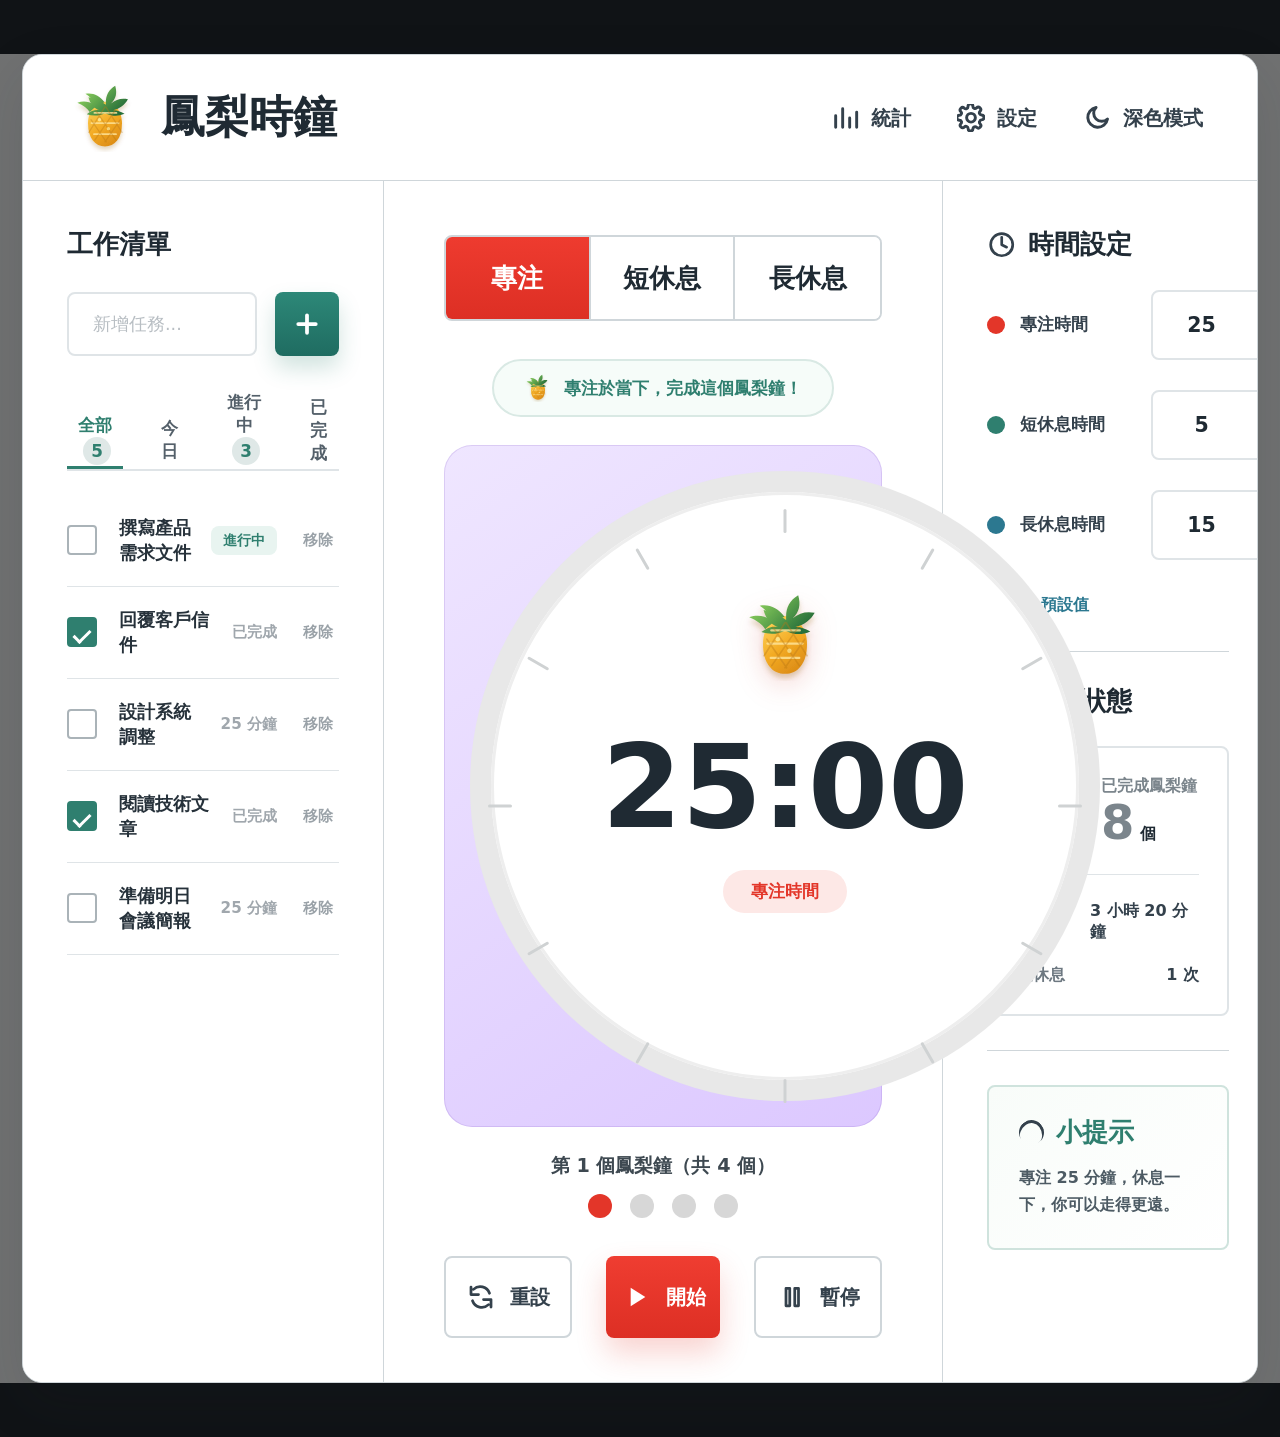
<file: index.html>
<!-- Usage: open this file in a browser, or run `python3 -m http.server 4173` and visit http://127.0.0.1:4173/. -->
<!doctype html>
<html lang="zh-Hant-TW">
  <head>
    <meta charset="UTF-8" />
    <meta name="viewport" content="width=device-width, initial-scale=1.0" />
    <title>鳳梨時鐘</title>
    <link rel="icon" href="assets/pineapple.svg" type="image/svg+xml" />
    <link rel="stylesheet" href="styles.css" />
  </head>
  <body>
    <main class="app-shell">
      <header class="app-header" aria-label="鳳梨時鐘工具列">
        <a class="brand" href="index.html" aria-label="鳳梨時鐘首頁">
          <img class="brand-mark" src="assets/pineapple.svg" alt="" />
          <span>鳳梨時鐘</span>
        </a>
        <nav class="header-actions" aria-label="工具">
          <button type="button">
            <svg viewBox="0 0 24 24" aria-hidden="true"><path d="M4 20V10M10 20V4M16 20v-8M22 20V7" /></svg>
            統計
          </button>
          <button type="button">
            <svg viewBox="0 0 24 24" aria-hidden="true"><path d="M12 15.5A3.5 3.5 0 1 0 12 8a3.5 3.5 0 0 0 0 7.5Z" /><path d="M19.4 15a1.8 1.8 0 0 0 .36 1.98l.04.04a2.1 2.1 0 0 1-2.98 2.98l-.04-.04a1.8 1.8 0 0 0-1.98-.36 1.8 1.8 0 0 0-1.1 1.66V21a2.1 2.1 0 0 1-4.2 0v-.06a1.8 1.8 0 0 0-1.1-1.66 1.8 1.8 0 0 0-1.98.36l-.04.04a2.1 2.1 0 0 1-2.98-2.98l.04-.04A1.8 1.8 0 0 0 3.8 15a1.8 1.8 0 0 0-1.66-1.1H2a2.1 2.1 0 0 1 0-4.2h.06A1.8 1.8 0 0 0 3.72 8.6a1.8 1.8 0 0 0-.36-1.98l-.04-.04A2.1 2.1 0 0 1 6.3 3.6l.04.04a1.8 1.8 0 0 0 1.98.36A1.8 1.8 0 0 0 9.42 2.34V2a2.1 2.1 0 0 1 4.2 0v.06a1.8 1.8 0 0 0 1.1 1.66 1.8 1.8 0 0 0 1.98-.36l.04-.04a2.1 2.1 0 0 1 2.98 2.98l-.04.04a1.8 1.8 0 0 0-.36 1.98 1.8 1.8 0 0 0 1.66 1.1H21a2.1 2.1 0 0 1 0 4.2h-.06A1.8 1.8 0 0 0 19.4 15Z" /></svg>
            設定
          </button>
          <button type="button" id="themeButton">
            <svg viewBox="0 0 24 24" aria-hidden="true"><path d="M21 12.8A8.5 8.5 0 1 1 11.2 3a6.8 6.8 0 0 0 9.8 9.8Z" /></svg>
            深色模式
          </button>
        </nav>
      </header>

      <section class="workspace" aria-label="鳳梨時鐘工作區">
        <aside class="task-column" aria-label="工作清單">
          <h2>工作清單</h2>
          <form class="task-form" id="taskForm">
            <label class="visually-hidden" for="taskInput">新增任務</label>
            <input id="taskInput" type="text" maxlength="80" placeholder="新增任務..." autocomplete="off" />
            <button type="submit" aria-label="新增任務">
              <svg viewBox="0 0 24 24" aria-hidden="true"><path d="M12 5v14M5 12h14" /></svg>
            </button>
          </form>

          <div class="task-tabs" role="tablist" aria-label="任務篩選">
            <button class="is-active" type="button" data-filter="all">全部 <span id="allCount">0</span></button>
            <button type="button" data-filter="today">今日</button>
            <button type="button" data-filter="active">進行中 <span id="activeCount">0</span></button>
            <button type="button" data-filter="done">已完成</button>
          </div>

          <ul class="task-list" id="taskList" aria-label="待辦任務"></ul>
        </aside>

        <section class="timer-column" aria-label="計時器">
          <div class="mode-tabs" role="tablist" aria-label="模式">
            <button class="mode-tab is-active" type="button" data-mode="focus" role="tab" aria-selected="true">專注</button>
            <button class="mode-tab" type="button" data-mode="short" role="tab" aria-selected="false">短休息</button>
            <button class="mode-tab" type="button" data-mode="long" role="tab" aria-selected="false">長休息</button>
          </div>

          <p class="focus-note">
            <img src="assets/pineapple.svg" alt="" />
            專注於當下，完成這個鳳梨鐘！
          </p>

          <div class="timer-orbit" aria-label="剩餘時間">
            <div class="progress-ring" id="progressRing">
              <span class="tick tick-0"></span>
              <span class="tick tick-1"></span>
              <span class="tick tick-2"></span>
              <span class="tick tick-3"></span>
              <span class="tick tick-4"></span>
              <span class="tick tick-5"></span>
              <span class="tick tick-6"></span>
              <span class="tick tick-7"></span>
              <span class="tick tick-8"></span>
              <span class="tick tick-9"></span>
              <span class="tick tick-10"></span>
              <span class="tick tick-11"></span>
              <img class="timer-tomato" src="assets/pineapple.svg" alt="" />
              <div class="time-stack">
                <time id="timeDisplay" datetime="PT25M">25:00</time>
                <p id="modeLabel">專注時間</p>
              </div>
            </div>
          </div>

          <div class="cycle-status">
            <p>第 <span id="cycleNumber">1</span> 個鳳梨鐘（共 4 個）</p>
            <div class="cycle-dots" aria-label="四個鳳梨循環">
              <span class="cycle-dot is-filled" data-dot="0"></span>
              <span class="cycle-dot" data-dot="1"></span>
              <span class="cycle-dot" data-dot="2"></span>
              <span class="cycle-dot" data-dot="3"></span>
            </div>
          </div>

          <div class="timer-actions" aria-label="計時控制">
            <button class="secondary-action" id="resetButton" type="button">
              <svg viewBox="0 0 24 24" aria-hidden="true"><path d="M4 4v6h6M20 20v-6h-6M5.2 15A7.8 7.8 0 0 0 18 18.1M18.8 9A7.8 7.8 0 0 0 6 5.9" /></svg>
              重設
            </button>
            <button class="primary-action" id="toggleButton" type="button">
              <svg viewBox="0 0 24 24" aria-hidden="true"><path id="toggleIcon" d="M8 5v14l11-7Z" /></svg>
              <span>開始</span>
            </button>
            <button class="secondary-action" id="pauseButton" type="button">
              <svg viewBox="0 0 24 24" aria-hidden="true"><path d="M8 5h3v14H8zM15 5h3v14h-3z" /></svg>
              暫停
            </button>
          </div>
        </section>

        <aside class="settings-column" aria-label="設定與統計">
          <section class="side-section">
            <h2>
              <svg viewBox="0 0 24 24" aria-hidden="true"><path d="M12 6v6l4 2" /><circle cx="12" cy="12" r="9" /></svg>
              時間設定
            </h2>
            <form class="settings-form" id="settingsForm">
              <label>
                <span class="legend-dot red"></span>
                專注時間
                <input id="focusMinutes" type="number" min="1" max="120" value="25" />
                <span>分</span>
              </label>
              <label>
                <span class="legend-dot green"></span>
                短休息時間
                <input id="shortMinutes" type="number" min="1" max="60" value="5" />
                <span>分</span>
              </label>
              <label>
                <span class="legend-dot blue"></span>
                長休息時間
                <input id="longMinutes" type="number" min="1" max="90" value="15" />
                <span>分</span>
              </label>
            </form>
            <button class="text-action" id="resetDefaults" type="button">重設為預設值</button>
          </section>

          <section class="side-section">
            <h2>
              <svg viewBox="0 0 24 24" aria-hidden="true"><path d="M4 20V10M10 20V4M16 20v-8M22 20V7" /></svg>
              今日狀態
            </h2>
            <div class="stats-card">
              <div class="stats-main">
                <img src="assets/pineapple.svg" alt="" />
                <div>
                  <span>已完成鳳梨鐘</span>
                  <strong><span id="sessionCount">0</span><small>個</small></strong>
                </div>
              </div>
              <dl>
                <div>
                  <dt>專注時間</dt>
                  <dd id="focusTotal">0 分鐘</dd>
                </div>
                <div>
                  <dt>長休息</dt>
                  <dd id="longBreakCount">0 次</dd>
                </div>
              </dl>
            </div>
          </section>

          <section class="tip-card">
            <h2>小提示</h2>
            <p>專注 25 分鐘，休息一下，你可以走得更遠。</p>
          </section>
        </aside>
      </section>
    </main>

    <script src="app.js"></script>
  </body>
</html>
</file>
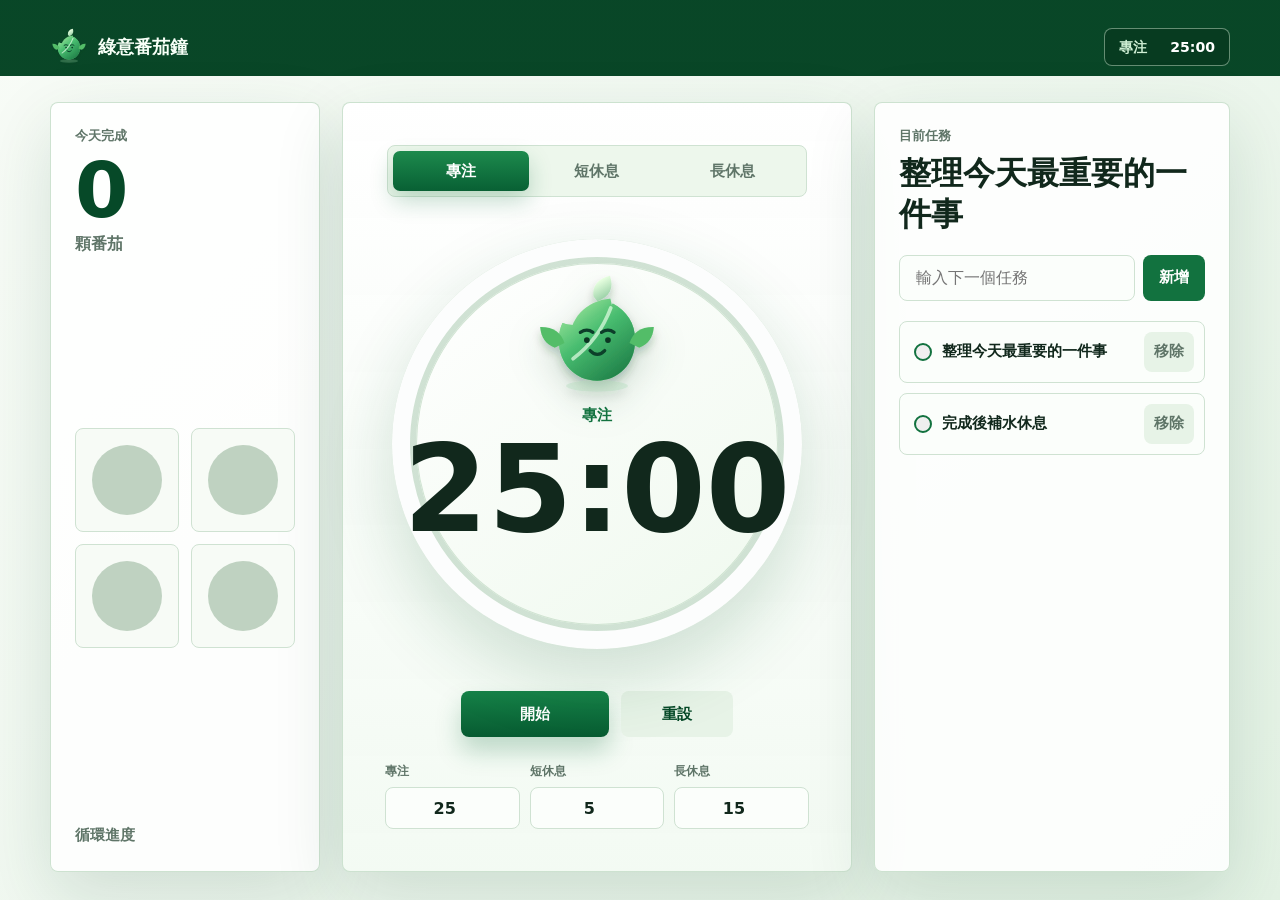
<file: versions/pomodoro-color_v1/index.html>
<!-- Usage: open this green version in a browser, or run `python3 -m http.server 4173` and visit http://127.0.0.1:4173/green.html. -->
<!doctype html>
<html lang="zh-Hant-TW">
  <head>
    <meta charset="UTF-8" />
    <meta name="viewport" content="width=device-width, initial-scale=1.0" />
    <title>綠意番茄鐘</title>
    <link rel="icon" href="assets/green-leaf.svg" type="image/svg+xml" />
    <link rel="stylesheet" href="green.css" />
  </head>
  <body>
    <main class="app-shell">
      <header class="topbar" aria-label="綠意番茄鐘工具列">
        <a class="brand" href="index.html" aria-label="綠意番茄鐘首頁">
          <img class="brand-mark" src="assets/green-leaf.svg" alt="" />
          <span>綠意番茄鐘</span>
        </a>
        <div class="topbar-status" aria-live="polite">
          <span id="topbarMode">專注</span>
          <strong id="topbarTime">25:00</strong>
        </div>
      </header>

      <section class="workspace" aria-label="綠意番茄鐘工作區">
        <aside class="panel progress-panel" aria-label="今日進度">
          <div>
            <p class="panel-label">今天完成</p>
            <div class="tomato-count">
              <strong id="sessionCount">0</strong>
              <span>顆番茄</span>
            </div>
          </div>
          <div class="mini-goal" aria-label="四顆番茄循環">
            <span class="goal-dot" data-dot="0"></span>
            <span class="goal-dot" data-dot="1"></span>
            <span class="goal-dot" data-dot="2"></span>
            <span class="goal-dot" data-dot="3"></span>
          </div>
          <p class="quiet-copy">循環進度</p>
        </aside>

        <section class="timer-panel" aria-label="計時器">
          <div class="mode-tabs" role="tablist" aria-label="模式">
            <button class="mode-tab is-active" type="button" data-mode="focus" role="tab" aria-selected="true">
              專注
            </button>
            <button class="mode-tab" type="button" data-mode="short" role="tab" aria-selected="false">
              短休息
            </button>
            <button class="mode-tab" type="button" data-mode="long" role="tab" aria-selected="false">
              長休息
            </button>
          </div>

          <div class="timer-orbit" aria-label="剩餘時間">
            <div class="progress-ring" id="progressRing">
              <img class="timer-tomato" src="assets/green-leaf.svg" alt="" />
              <div class="time-stack">
                <p id="modeLabel">專注</p>
                <time id="timeDisplay" datetime="PT25M">25:00</time>
              </div>
            </div>
          </div>

          <div class="timer-actions" aria-label="計時控制">
            <button class="primary-action" id="toggleButton" type="button">開始</button>
            <button class="secondary-action" id="resetButton" type="button">重設</button>
          </div>

          <div class="settings-strip" aria-label="時間設定">
            <label>
              專注
              <input id="focusMinutes" type="number" min="1" max="120" value="25" />
            </label>
            <label>
              短休息
              <input id="shortMinutes" type="number" min="1" max="60" value="5" />
            </label>
            <label>
              長休息
              <input id="longMinutes" type="number" min="1" max="90" value="15" />
            </label>
          </div>
        </section>

        <aside class="panel tasks-panel" aria-label="任務清單">
          <div class="current-task">
            <p class="panel-label">目前任務</p>
            <strong id="currentTask">還沒選任務</strong>
          </div>

          <form class="task-form" id="taskForm">
            <label class="visually-hidden" for="taskInput">新增任務</label>
            <input id="taskInput" type="text" maxlength="80" placeholder="輸入下一個任務" autocomplete="off" />
            <button type="submit">新增</button>
          </form>

          <ul class="task-list" id="taskList" aria-label="待辦任務"></ul>
        </aside>
      </section>
    </main>

    <script src="green.js"></script>
  </body>
</html>
</file>
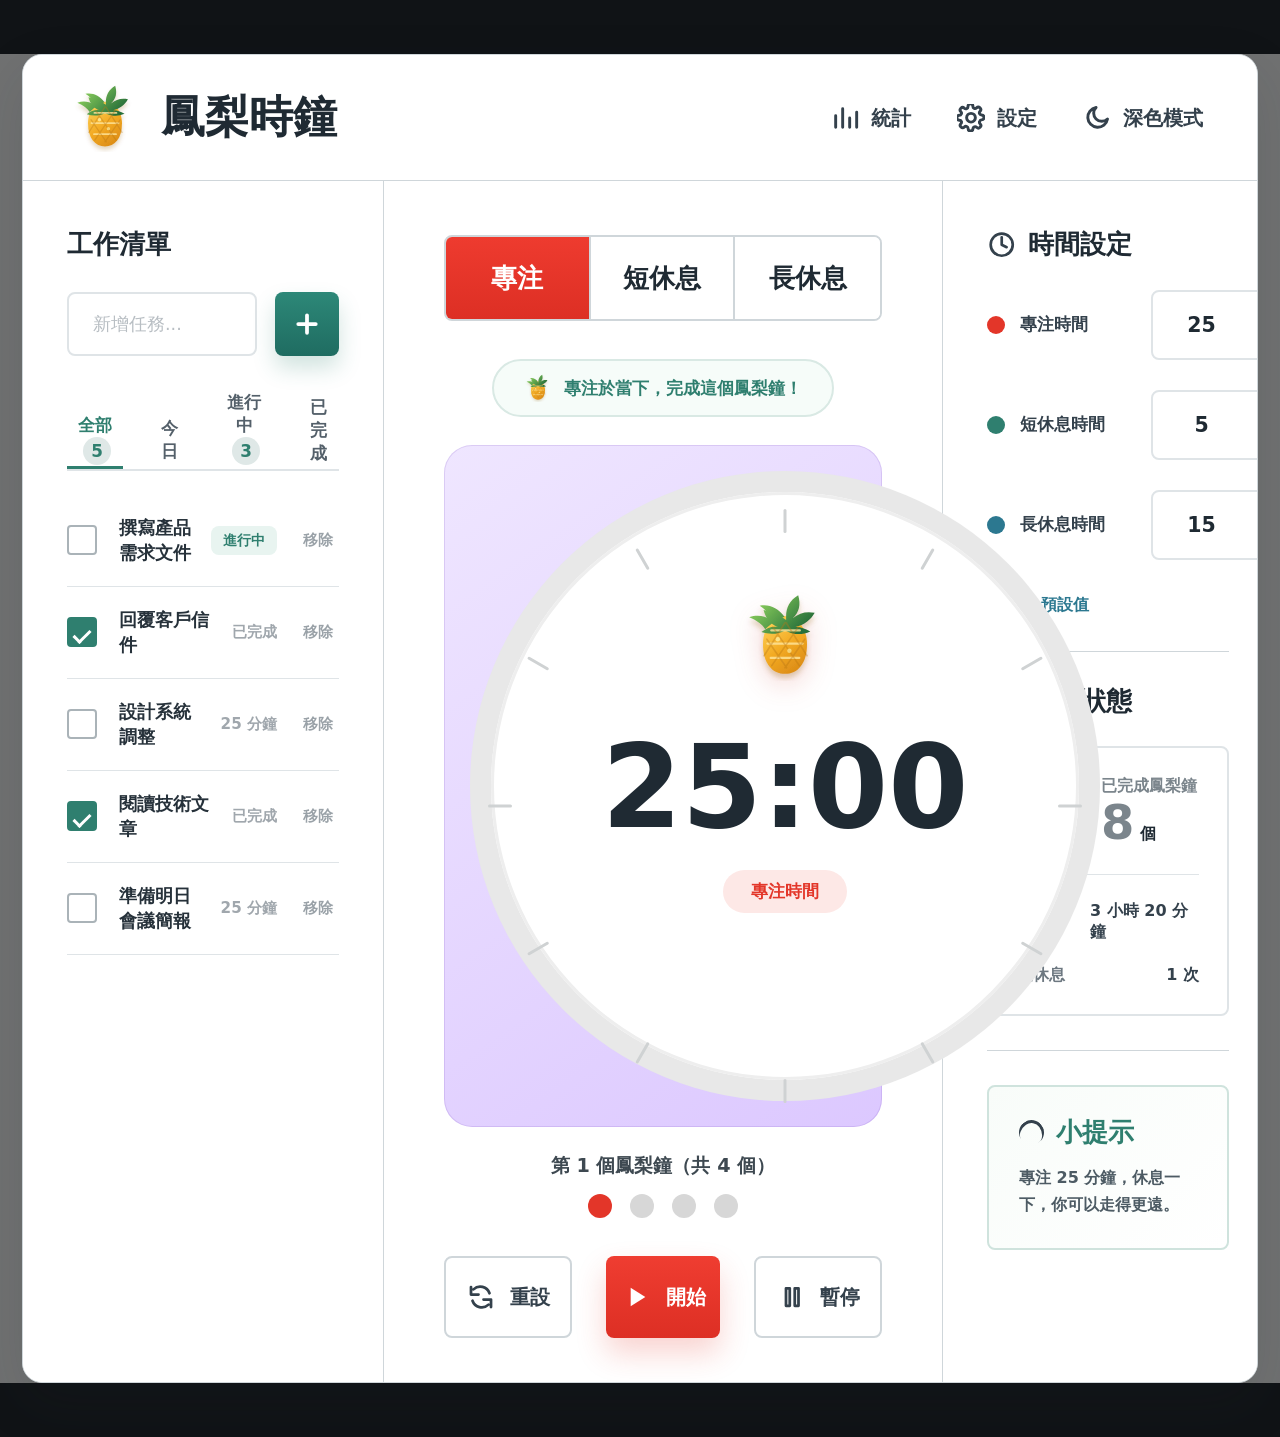
<file: versions/pomodoro-github-widget_v1/index.html>
<!-- Usage: compatibility entry for the old widget URL; it loads the current pineapple timer files from the project root. -->
<!doctype html>
<html lang="zh-Hant-TW">
  <head>
    <meta charset="UTF-8" />
    <meta name="viewport" content="width=device-width, initial-scale=1.0" />
    <title>鳳梨時鐘</title>
    <link rel="icon" href="../../assets/pineapple.svg" type="image/svg+xml" />
    <link rel="stylesheet" href="../../red.css" />
  </head>
  <body>
    <main class="app-shell" id="appShell">
      <header class="app-header" aria-label="鳳梨時鐘工具列">
        <a class="brand" href="../../red.html" aria-label="鳳梨時鐘首頁">
          <img class="brand-mark" src="../../assets/pineapple.svg" alt="" />
          <span>鳳梨時鐘</span>
        </a>
        <nav class="header-actions" aria-label="工具">
          <button type="button">
            <svg viewBox="0 0 24 24" aria-hidden="true"><path d="M4 20V10M10 20V4M16 20v-8M22 20V7" /></svg>
            統計
          </button>
          <button type="button">
            <svg viewBox="0 0 24 24" aria-hidden="true"><path d="M12 15.5A3.5 3.5 0 1 0 12 8a3.5 3.5 0 0 0 0 7.5Z" /><path d="M19.4 15a1.8 1.8 0 0 0 .36 1.98l.04.04a2.1 2.1 0 0 1-2.98 2.98l-.04-.04a1.8 1.8 0 0 0-1.98-.36 1.8 1.8 0 0 0-1.1 1.66V21a2.1 2.1 0 0 1-4.2 0v-.06a1.8 1.8 0 0 0-1.1-1.66 1.8 1.8 0 0 0-1.98.36l-.04.04a2.1 2.1 0 0 1-2.98-2.98l.04-.04A1.8 1.8 0 0 0 3.8 15a1.8 1.8 0 0 0-1.66-1.1H2a2.1 2.1 0 0 1 0-4.2h.06A1.8 1.8 0 0 0 3.72 8.6a1.8 1.8 0 0 0-.36-1.98l-.04-.04A2.1 2.1 0 0 1 6.3 3.6l.04.04a1.8 1.8 0 0 0 1.98.36A1.8 1.8 0 0 0 9.42 2.34V2a2.1 2.1 0 0 1 4.2 0v.06a1.8 1.8 0 0 0 1.1 1.66 1.8 1.8 0 0 0 1.98-.36l.04-.04a2.1 2.1 0 0 1 2.98 2.98l-.04.04a1.8 1.8 0 0 0-.36 1.98 1.8 1.8 0 0 0 1.66 1.1H21a2.1 2.1 0 0 1 0 4.2h-.06A1.8 1.8 0 0 0 19.4 15Z" /></svg>
            設定
          </button>
          <button type="button" id="themeButton" aria-pressed="false">
            <svg viewBox="0 0 24 24" aria-hidden="true"><path d="M21 12.8A8.5 8.5 0 1 1 11.2 3a6.8 6.8 0 0 0 9.8 9.8Z" /></svg>
            <span id="themeLabel">深色模式</span>
          </button>
        </nav>
      </header>

      <section class="workspace" aria-label="鳳梨時鐘工作區">
        <aside class="task-column" aria-label="工作清單">
          <h2>工作清單</h2>
          <form class="task-form" id="taskForm">
            <label class="visually-hidden" for="taskInput">新增任務</label>
            <input id="taskInput" type="text" maxlength="80" placeholder="新增任務..." autocomplete="off" />
            <button type="submit" aria-label="新增任務">
              <svg viewBox="0 0 24 24" aria-hidden="true"><path d="M12 5v14M5 12h14" /></svg>
            </button>
          </form>

          <div class="task-tabs" role="tablist" aria-label="任務篩選">
            <button class="is-active" type="button" data-filter="all">全部 <span id="allCount">0</span></button>
            <button type="button" data-filter="today">今日</button>
            <button type="button" data-filter="active">進行中 <span id="activeCount">0</span></button>
            <button type="button" data-filter="done">已完成</button>
          </div>

          <ul class="task-list" id="taskList" aria-label="待辦任務"></ul>
        </aside>

        <section class="timer-column" aria-label="計時器">
          <div class="mode-tabs" role="tablist" aria-label="模式">
            <button class="mode-tab is-active" type="button" data-mode="focus" role="tab" aria-selected="true">專注</button>
            <button class="mode-tab" type="button" data-mode="short" role="tab" aria-selected="false">短休息</button>
            <button class="mode-tab" type="button" data-mode="long" role="tab" aria-selected="false">長休息</button>
          </div>

          <p class="focus-note">
            <img src="../../assets/pineapple.svg" alt="" />
            專注於當下，完成這個鳳梨鐘！
          </p>

          <div class="timer-orbit" aria-label="剩餘時間">
            <div class="progress-ring" id="progressRing">
              <span class="tick tick-0"></span>
              <span class="tick tick-1"></span>
              <span class="tick tick-2"></span>
              <span class="tick tick-3"></span>
              <span class="tick tick-4"></span>
              <span class="tick tick-5"></span>
              <span class="tick tick-6"></span>
              <span class="tick tick-7"></span>
              <span class="tick tick-8"></span>
              <span class="tick tick-9"></span>
              <span class="tick tick-10"></span>
              <span class="tick tick-11"></span>
              <img class="timer-tomato" src="../../assets/pineapple.svg" alt="" />
              <div class="time-stack">
                <time id="timeDisplay" datetime="PT25M">25:00</time>
                <p id="modeLabel">專注時間</p>
              </div>
            </div>
          </div>

          <div class="cycle-status">
            <p>第 <span id="cycleNumber">1</span> 個鳳梨鐘（共 4 個）</p>
            <div class="cycle-dots" aria-label="四個鳳梨循環">
              <span class="cycle-dot is-filled" data-dot="0"></span>
              <span class="cycle-dot" data-dot="1"></span>
              <span class="cycle-dot" data-dot="2"></span>
              <span class="cycle-dot" data-dot="3"></span>
            </div>
          </div>

          <div class="timer-actions" aria-label="計時控制">
            <button class="secondary-action" id="resetButton" type="button">
              <svg viewBox="0 0 24 24" aria-hidden="true"><path d="M4 4v6h6M20 20v-6h-6M5.2 15A7.8 7.8 0 0 0 18 18.1M18.8 9A7.8 7.8 0 0 0 6 5.9" /></svg>
              重設
            </button>
            <button class="primary-action" id="toggleButton" type="button">
              <svg viewBox="0 0 24 24" aria-hidden="true"><path id="toggleIcon" d="M8 5v14l11-7Z" /></svg>
              <span>開始</span>
            </button>
            <button class="secondary-action" id="pauseButton" type="button">
              <svg viewBox="0 0 24 24" aria-hidden="true"><path d="M8 5h3v14H8zM15 5h3v14h-3z" /></svg>
              暫停
            </button>
          </div>
        </section>

        <aside class="settings-column" aria-label="設定與統計">
          <section class="side-section">
            <h2>
              <svg viewBox="0 0 24 24" aria-hidden="true"><path d="M12 6v6l4 2" /><circle cx="12" cy="12" r="9" /></svg>
              時間設定
            </h2>
            <form class="settings-form" id="settingsForm">
              <label>
                <span class="legend-dot red"></span>
                專注時間
                <input id="focusMinutes" type="number" min="1" max="120" value="25" />
                <span>分</span>
              </label>
              <label>
                <span class="legend-dot green"></span>
                短休息時間
                <input id="shortMinutes" type="number" min="1" max="60" value="5" />
                <span>分</span>
              </label>
              <label>
                <span class="legend-dot blue"></span>
                長休息時間
                <input id="longMinutes" type="number" min="1" max="90" value="15" />
                <span>分</span>
              </label>
            </form>
            <button class="text-action" id="resetDefaults" type="button">重設為預設值</button>
          </section>

          <section class="side-section">
            <h2>
              <svg viewBox="0 0 24 24" aria-hidden="true"><path d="M4 20V10M10 20V4M16 20v-8M22 20V7" /></svg>
              今日狀態
            </h2>
            <div class="stats-card">
              <div class="stats-main">
                <img src="../../assets/pineapple.svg" alt="" />
                <div>
                  <span>已完成鳳梨鐘</span>
                  <strong><span id="sessionCount">0</span><small>個</small></strong>
                </div>
              </div>
              <dl>
                <div>
                  <dt>專注時間</dt>
                  <dd id="focusTotal">0 分鐘</dd>
                </div>
                <div>
                  <dt>長休息</dt>
                  <dd id="longBreakCount">0 次</dd>
                </div>
              </dl>
            </div>
          </section>

          <section class="tip-card">
            <h2>小提示</h2>
            <p>專注 25 分鐘，休息一下，你可以走得更遠。</p>
          </section>
        </aside>
      </section>
    </main>

    <script src="../../red.js"></script>
  </body>
</html>
</file>
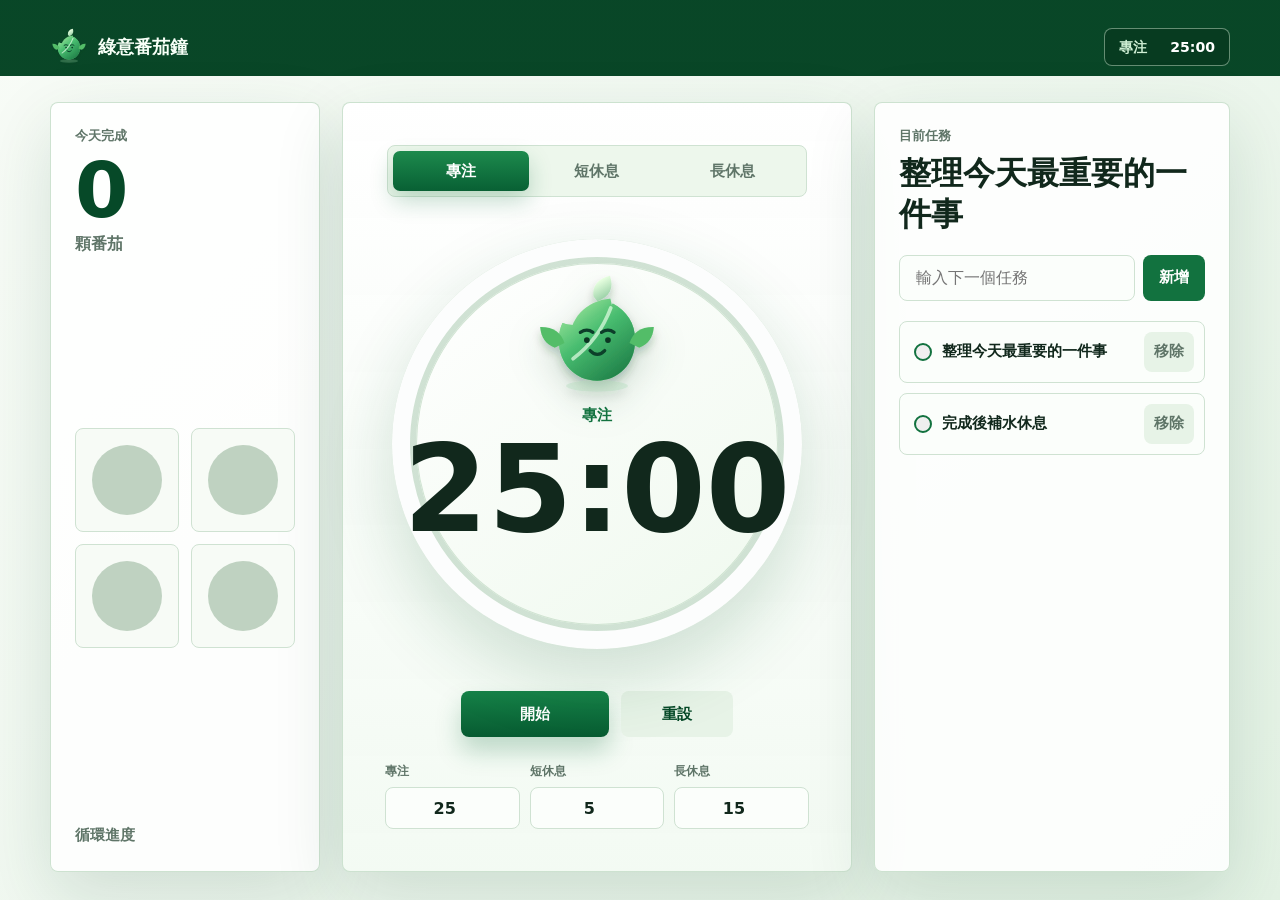
<file: versions/pomodoro-green_v1/index.html>
<!-- Usage: open this version in a browser, or run `python3 -m http.server 4173` from this folder and visit http://127.0.0.1:4173/. -->
<!doctype html>
<html lang="zh-Hant-TW">
  <head>
    <meta charset="UTF-8" />
    <meta name="viewport" content="width=device-width, initial-scale=1.0" />
    <title>綠意番茄鐘</title>
    <link rel="icon" href="assets/green-leaf.svg" type="image/svg+xml" />
    <link rel="stylesheet" href="green.css" />
  </head>
  <body>
    <main class="app-shell">
      <header class="topbar" aria-label="綠意番茄鐘工具列">
        <a class="brand" href="index.html" aria-label="綠意番茄鐘首頁">
          <img class="brand-mark" src="assets/green-leaf.svg" alt="" />
          <span>綠意番茄鐘</span>
        </a>
        <div class="topbar-status" aria-live="polite">
          <span id="topbarMode">專注</span>
          <strong id="topbarTime">25:00</strong>
        </div>
      </header>

      <section class="workspace" aria-label="綠意番茄鐘工作區">
        <aside class="panel progress-panel" aria-label="今日進度">
          <div>
            <p class="panel-label">今天完成</p>
            <div class="tomato-count">
              <strong id="sessionCount">0</strong>
              <span>顆番茄</span>
            </div>
          </div>
          <div class="mini-goal" aria-label="四顆番茄循環">
            <span class="goal-dot" data-dot="0"></span>
            <span class="goal-dot" data-dot="1"></span>
            <span class="goal-dot" data-dot="2"></span>
            <span class="goal-dot" data-dot="3"></span>
          </div>
          <p class="quiet-copy">循環進度</p>
        </aside>

        <section class="timer-panel" aria-label="計時器">
          <div class="mode-tabs" role="tablist" aria-label="模式">
            <button class="mode-tab is-active" type="button" data-mode="focus" role="tab" aria-selected="true">
              專注
            </button>
            <button class="mode-tab" type="button" data-mode="short" role="tab" aria-selected="false">
              短休息
            </button>
            <button class="mode-tab" type="button" data-mode="long" role="tab" aria-selected="false">
              長休息
            </button>
          </div>

          <div class="timer-orbit" aria-label="剩餘時間">
            <div class="progress-ring" id="progressRing">
              <img class="timer-tomato" src="assets/green-leaf.svg" alt="" />
              <div class="time-stack">
                <p id="modeLabel">專注</p>
                <time id="timeDisplay" datetime="PT25M">25:00</time>
              </div>
            </div>
          </div>

          <div class="timer-actions" aria-label="計時控制">
            <button class="primary-action" id="toggleButton" type="button">開始</button>
            <button class="secondary-action" id="resetButton" type="button">重設</button>
          </div>

          <div class="settings-strip" aria-label="時間設定">
            <label>
              專注
              <input id="focusMinutes" type="number" min="1" max="120" value="25" />
            </label>
            <label>
              短休息
              <input id="shortMinutes" type="number" min="1" max="60" value="5" />
            </label>
            <label>
              長休息
              <input id="longMinutes" type="number" min="1" max="90" value="15" />
            </label>
          </div>
        </section>

        <aside class="panel tasks-panel" aria-label="任務清單">
          <div class="current-task">
            <p class="panel-label">目前任務</p>
            <strong id="currentTask">還沒選任務</strong>
          </div>

          <form class="task-form" id="taskForm">
            <label class="visually-hidden" for="taskInput">新增任務</label>
            <input id="taskInput" type="text" maxlength="80" placeholder="輸入下一個任務" autocomplete="off" />
            <button type="submit">新增</button>
          </form>

          <ul class="task-list" id="taskList" aria-label="待辦任務"></ul>
        </aside>
      </section>
    </main>

    <script src="green.js"></script>
  </body>
</html>
</file>
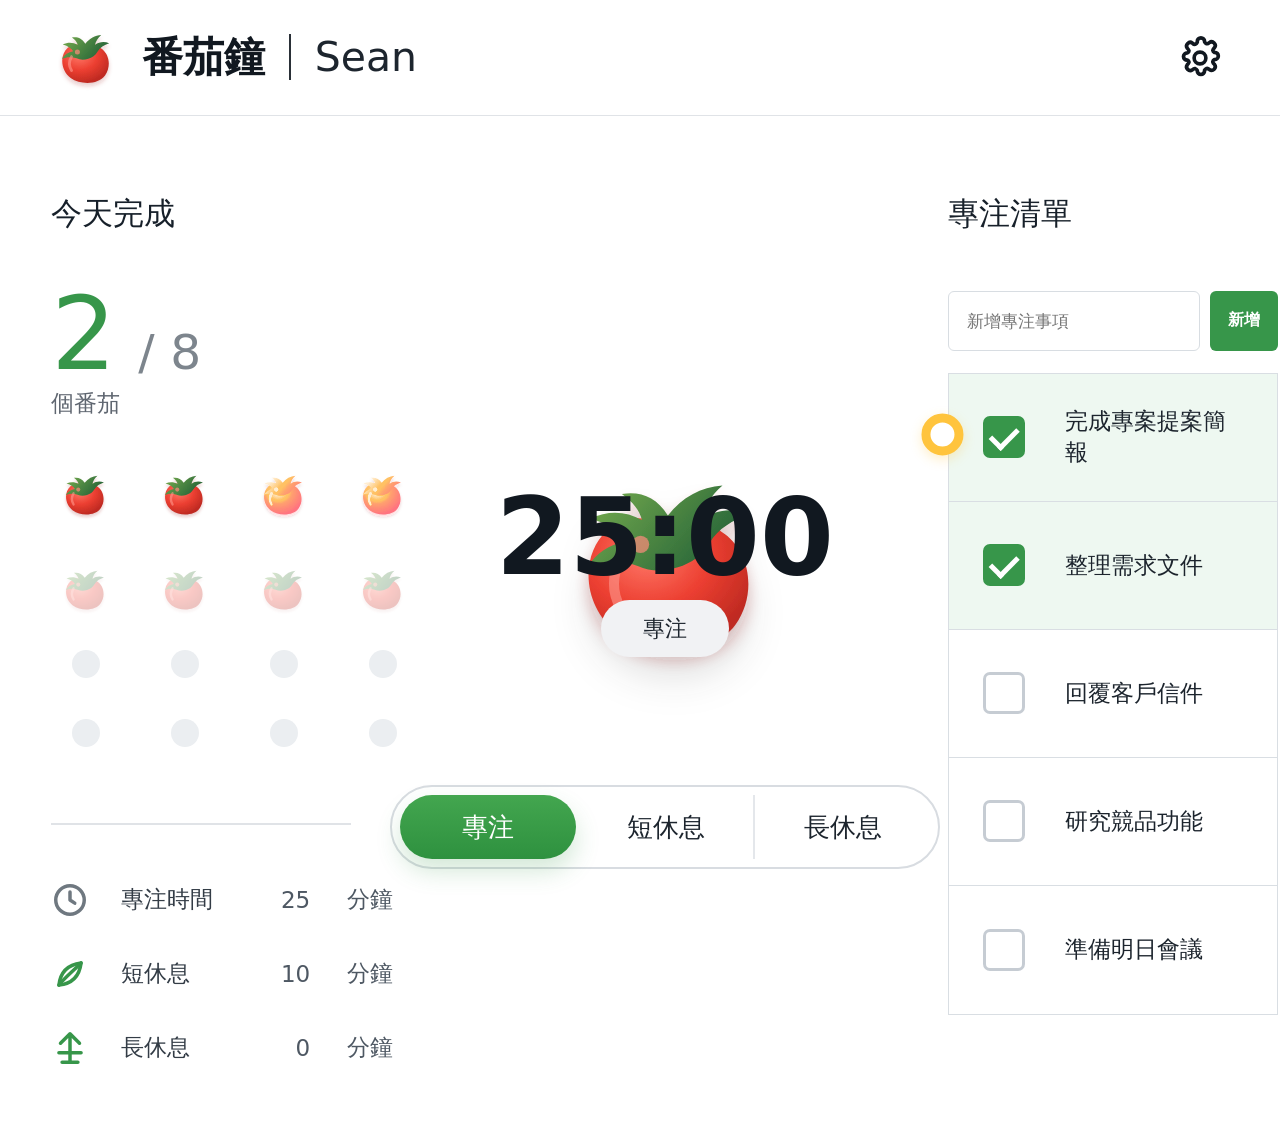
<file: versions/pomodoro-red-strong_v1/index.html>
<!-- Usage: open this red strong version in a browser, or run `python3 -m http.server 4175` from this folder and visit http://127.0.0.1:4175/. -->
<!doctype html>
<html lang="zh-Hant-TW">
  <head>
    <meta charset="UTF-8" />
    <meta name="viewport" content="width=device-width, initial-scale=1.0" />
    <title>Red Strong 番茄鐘</title>
    <link rel="icon" href="assets/tomato.svg" type="image/svg+xml" />
    <link rel="stylesheet" href="styles.css" />
  </head>
  <body>
    <main class="app-shell">
      <header class="topbar" aria-label="Red Strong 番茄鐘工具列">
        <a class="brand" href="index.html" aria-label="番茄鐘首頁">
          <img src="assets/tomato.svg" alt="" />
          <strong>番茄鐘</strong>
          <span class="divider" aria-hidden="true"></span>
          <span>Sean</span>
        </a>
        <button class="icon-button" type="button" aria-label="設定">
          <svg viewBox="0 0 24 24" aria-hidden="true">
            <path d="M12 15.2A3.2 3.2 0 1 0 12 8.8a3.2 3.2 0 0 0 0 6.4Z" />
            <path d="M19 14.2c.1.5.4.9.8 1.2l.1.1a2 2 0 0 1-2.8 2.8l-.1-.1c-.4-.4-.9-.6-1.4-.5-.5.2-.9.5-1.1 1V19a2 2 0 0 1-4 0v-.2c-.2-.5-.6-.8-1.1-1-.5-.1-1 .1-1.4.5l-.1.1a2 2 0 0 1-2.8-2.8l.1-.1c.4-.3.7-.7.8-1.2-.1-.5-.4-.9-.8-1.1H5a2 2 0 0 1 0-4h.2c.5-.2.8-.6.8-1.1-.1-.5-.4-.9-.8-1.3l-.1-.1a2 2 0 0 1 2.8-2.8l.1.1c.4.4.9.6 1.4.5.5-.2.9-.5 1.1-1V3a2 2 0 0 1 4 0v.2c.2.5.6.8 1.1 1 .5.1 1-.1 1.4-.5l.1-.1a2 2 0 0 1 2.8 2.8l-.1.1c-.4.4-.7.8-.8 1.3.1.5.4.9.8 1.1h.2a2 2 0 0 1 0 4h-.2c-.4.2-.7.6-.8 1.1Z" />
          </svg>
        </button>
      </header>

      <section class="layout" aria-label="番茄鐘工作區">
        <aside class="left-panel" aria-label="今日進度">
          <section class="done-card">
            <h1>今天完成</h1>
            <p class="count"><strong id="sessionCount">2</strong><span>/ 8</span></p>
            <p class="unit">個番茄</p>
            <div class="tomato-row" id="tomatoRow" aria-label="今日 8 顆番茄進度"></div>
            <div class="dot-row" id="dotRow" aria-hidden="true"></div>
          </section>

          <section class="time-list" aria-label="時間設定">
            <label>
              <svg viewBox="0 0 24 24" aria-hidden="true"><circle cx="12" cy="12" r="9" /><path d="M12 7v5l3 2" /></svg>
              <span>專注時間</span>
              <input id="focusMinutes" type="number" min="1" max="120" value="25" />
              <em>分鐘</em>
            </label>
            <label>
              <svg viewBox="0 0 24 24" aria-hidden="true"><path d="M5 19c9-1 13-6 14-14-8 1-13 5-14 14Z" /><path d="M5 19c4-5 8-8 14-14" /></svg>
              <span>短休息</span>
              <input id="shortMinutes" type="number" min="1" max="60" value="10" />
              <em>分鐘</em>
            </label>
            <label>
              <svg viewBox="0 0 24 24" aria-hidden="true"><path d="M12 3v18M6 9l6-6 6 6M5 15h14M7 21h10" /></svg>
              <span>長休息</span>
              <input id="longMinutes" type="number" min="0" max="90" value="0" />
              <em>分鐘</em>
            </label>
          </section>
        </aside>

        <section class="timer-panel" aria-label="計時器">
          <button class="timer-ring" id="toggleButton" type="button" aria-label="開始或暫停">
            <span class="progress-track"></span>
            <span class="progress-fill" id="progressFill"></span>
            <span class="progress-knob" id="progressKnob"></span>
            <img class="timer-tomato" src="assets/tomato.svg" alt="" />
            <time id="timeDisplay" datetime="PT25M">25:00</time>
            <span class="mode-pill" id="modeLabel">專注</span>
          </button>

          <div class="mode-switch" role="tablist" aria-label="模式">
            <button class="mode-tab is-active" type="button" data-mode="focus" role="tab" aria-selected="true">專注</button>
            <button class="mode-tab" type="button" data-mode="short" role="tab" aria-selected="false">短休息</button>
            <button class="mode-tab" type="button" data-mode="long" role="tab" aria-selected="false">長休息</button>
          </div>
        </section>

        <aside class="right-panel" aria-label="專注清單">
          <h2>專注清單</h2>
          <form class="task-form" id="taskForm">
            <label class="visually-hidden" for="taskInput">新增專注事項</label>
            <input id="taskInput" type="text" maxlength="80" placeholder="新增專注事項" autocomplete="off" />
            <button type="submit">新增</button>
          </form>
          <ul class="focus-list" id="taskList"></ul>
        </aside>
      </section>
    </main>

    <script src="app.js"></script>
  </body>
</html>
</file>
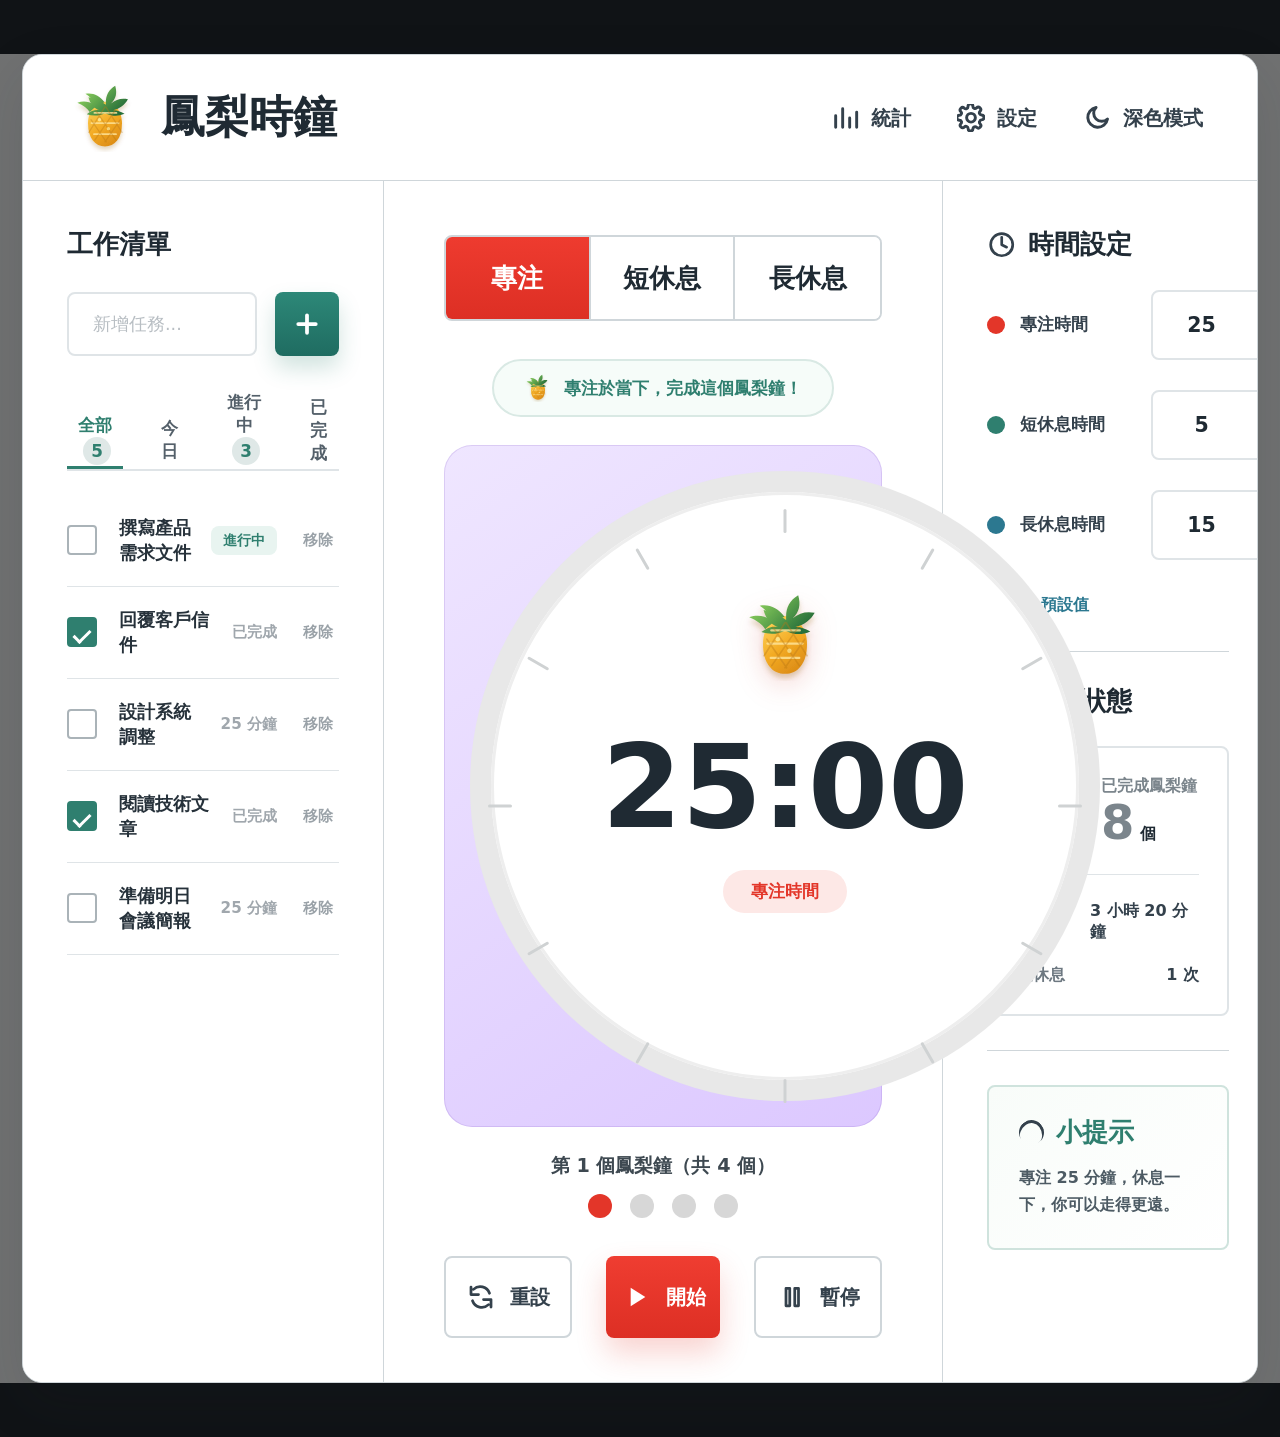
<file: red.html>
<!-- Usage: open this separate red version in a browser, or run `python3 -m http.server 4173` and visit http://127.0.0.1:4173/red.html. -->
<!doctype html>
<html lang="zh-Hant-TW">
  <head>
    <meta charset="UTF-8" />
    <meta name="viewport" content="width=device-width, initial-scale=1.0" />
    <title>鳳梨時鐘</title>
    <link rel="icon" href="assets/pineapple.svg" type="image/svg+xml" />
    <link rel="stylesheet" href="red.css" />
  </head>
  <body>
    <main class="app-shell">
      <header class="app-header" aria-label="鳳梨時鐘工具列">
        <a class="brand" href="index.html" aria-label="鳳梨時鐘首頁">
          <img class="brand-mark" src="assets/pineapple.svg" alt="" />
          <span>鳳梨時鐘</span>
        </a>
        <nav class="header-actions" aria-label="工具">
          <button type="button">
            <svg viewBox="0 0 24 24" aria-hidden="true"><path d="M4 20V10M10 20V4M16 20v-8M22 20V7" /></svg>
            統計
          </button>
          <button type="button">
            <svg viewBox="0 0 24 24" aria-hidden="true"><path d="M12 15.5A3.5 3.5 0 1 0 12 8a3.5 3.5 0 0 0 0 7.5Z" /><path d="M19.4 15a1.8 1.8 0 0 0 .36 1.98l.04.04a2.1 2.1 0 0 1-2.98 2.98l-.04-.04a1.8 1.8 0 0 0-1.98-.36 1.8 1.8 0 0 0-1.1 1.66V21a2.1 2.1 0 0 1-4.2 0v-.06a1.8 1.8 0 0 0-1.1-1.66 1.8 1.8 0 0 0-1.98.36l-.04.04a2.1 2.1 0 0 1-2.98-2.98l.04-.04A1.8 1.8 0 0 0 3.8 15a1.8 1.8 0 0 0-1.66-1.1H2a2.1 2.1 0 0 1 0-4.2h.06A1.8 1.8 0 0 0 3.72 8.6a1.8 1.8 0 0 0-.36-1.98l-.04-.04A2.1 2.1 0 0 1 6.3 3.6l.04.04a1.8 1.8 0 0 0 1.98.36A1.8 1.8 0 0 0 9.42 2.34V2a2.1 2.1 0 0 1 4.2 0v.06a1.8 1.8 0 0 0 1.1 1.66 1.8 1.8 0 0 0 1.98-.36l.04-.04a2.1 2.1 0 0 1 2.98 2.98l-.04.04a1.8 1.8 0 0 0-.36 1.98 1.8 1.8 0 0 0 1.66 1.1H21a2.1 2.1 0 0 1 0 4.2h-.06A1.8 1.8 0 0 0 19.4 15Z" /></svg>
            設定
          </button>
          <button type="button" id="themeButton" aria-pressed="false">
            <svg viewBox="0 0 24 24" aria-hidden="true"><path d="M21 12.8A8.5 8.5 0 1 1 11.2 3a6.8 6.8 0 0 0 9.8 9.8Z" /></svg>
            <span id="themeLabel">深色模式</span>
          </button>
        </nav>
      </header>

      <section class="workspace" aria-label="鳳梨時鐘工作區">
        <aside class="task-column" aria-label="工作清單">
          <h2>工作清單</h2>
          <form class="task-form" id="taskForm">
            <label class="visually-hidden" for="taskInput">新增任務</label>
            <input id="taskInput" type="text" maxlength="80" placeholder="新增任務..." autocomplete="off" />
            <button type="submit" aria-label="新增任務">
              <svg viewBox="0 0 24 24" aria-hidden="true"><path d="M12 5v14M5 12h14" /></svg>
            </button>
          </form>

          <div class="task-tabs" role="tablist" aria-label="任務篩選">
            <button class="is-active" type="button" data-filter="all">全部 <span id="allCount">0</span></button>
            <button type="button" data-filter="today">今日</button>
            <button type="button" data-filter="active">進行中 <span id="activeCount">0</span></button>
            <button type="button" data-filter="done">已完成</button>
          </div>

          <ul class="task-list" id="taskList" aria-label="待辦任務"></ul>
        </aside>

        <section class="timer-column" aria-label="計時器">
          <div class="mode-tabs" role="tablist" aria-label="模式">
            <button class="mode-tab is-active" type="button" data-mode="focus" role="tab" aria-selected="true">專注</button>
            <button class="mode-tab" type="button" data-mode="short" role="tab" aria-selected="false">短休息</button>
            <button class="mode-tab" type="button" data-mode="long" role="tab" aria-selected="false">長休息</button>
          </div>

          <p class="focus-note">
            <img src="assets/pineapple.svg" alt="" />
            專注於當下，完成這個鳳梨鐘！
          </p>

          <div class="timer-orbit" aria-label="剩餘時間">
            <div class="progress-ring" id="progressRing">
              <span class="tick tick-0"></span>
              <span class="tick tick-1"></span>
              <span class="tick tick-2"></span>
              <span class="tick tick-3"></span>
              <span class="tick tick-4"></span>
              <span class="tick tick-5"></span>
              <span class="tick tick-6"></span>
              <span class="tick tick-7"></span>
              <span class="tick tick-8"></span>
              <span class="tick tick-9"></span>
              <span class="tick tick-10"></span>
              <span class="tick tick-11"></span>
              <img class="timer-tomato" src="assets/pineapple.svg" alt="" />
              <div class="time-stack">
                <time id="timeDisplay" datetime="PT25M">25:00</time>
                <p id="modeLabel">專注時間</p>
              </div>
            </div>
          </div>

          <div class="cycle-status">
            <p>第 <span id="cycleNumber">1</span> 個鳳梨鐘（共 4 個）</p>
            <div class="cycle-dots" aria-label="四個鳳梨循環">
              <span class="cycle-dot is-filled" data-dot="0"></span>
              <span class="cycle-dot" data-dot="1"></span>
              <span class="cycle-dot" data-dot="2"></span>
              <span class="cycle-dot" data-dot="3"></span>
            </div>
          </div>

          <div class="timer-actions" aria-label="計時控制">
            <button class="secondary-action" id="resetButton" type="button">
              <svg viewBox="0 0 24 24" aria-hidden="true"><path d="M4 4v6h6M20 20v-6h-6M5.2 15A7.8 7.8 0 0 0 18 18.1M18.8 9A7.8 7.8 0 0 0 6 5.9" /></svg>
              重設
            </button>
            <button class="primary-action" id="toggleButton" type="button">
              <svg viewBox="0 0 24 24" aria-hidden="true"><path id="toggleIcon" d="M8 5v14l11-7Z" /></svg>
              <span>開始</span>
            </button>
            <button class="secondary-action" id="pauseButton" type="button">
              <svg viewBox="0 0 24 24" aria-hidden="true"><path d="M8 5h3v14H8zM15 5h3v14h-3z" /></svg>
              暫停
            </button>
          </div>
        </section>

        <aside class="settings-column" aria-label="設定與統計">
          <section class="side-section">
            <h2>
              <svg viewBox="0 0 24 24" aria-hidden="true"><path d="M12 6v6l4 2" /><circle cx="12" cy="12" r="9" /></svg>
              時間設定
            </h2>
            <form class="settings-form" id="settingsForm">
              <label>
                <span class="legend-dot red"></span>
                專注時間
                <input id="focusMinutes" type="number" min="1" max="120" value="25" />
                <span>分</span>
              </label>
              <label>
                <span class="legend-dot green"></span>
                短休息時間
                <input id="shortMinutes" type="number" min="1" max="60" value="5" />
                <span>分</span>
              </label>
              <label>
                <span class="legend-dot blue"></span>
                長休息時間
                <input id="longMinutes" type="number" min="1" max="90" value="15" />
                <span>分</span>
              </label>
            </form>
            <button class="text-action" id="resetDefaults" type="button">重設為預設值</button>
          </section>

          <section class="side-section">
            <h2>
              <svg viewBox="0 0 24 24" aria-hidden="true"><path d="M4 20V10M10 20V4M16 20v-8M22 20V7" /></svg>
              今日狀態
            </h2>
            <div class="stats-card">
              <div class="stats-main">
                <img src="assets/pineapple.svg" alt="" />
                <div>
                  <span>已完成鳳梨鐘</span>
                  <strong><span id="sessionCount">0</span><small>個</small></strong>
                </div>
              </div>
              <dl>
                <div>
                  <dt>專注時間</dt>
                  <dd id="focusTotal">0 分鐘</dd>
                </div>
                <div>
                  <dt>長休息</dt>
                  <dd id="longBreakCount">0 次</dd>
                </div>
              </dl>
            </div>
          </section>

          <section class="tip-card">
            <h2>小提示</h2>
            <p>專注 25 分鐘，休息一下，你可以走得更遠。</p>
          </section>
        </aside>
      </section>
    </main>

    <script src="red.js"></script>
  </body>
</html>
</file>
<file: styles.css>
/* Usage: styles the red Pomodoro dashboard opened from index.html or served with a simple local web server. */
:root {
  color-scheme: light;
  --bg: #f4f6f7;
  --surface: #ffffff;
  --surface-soft: #f8faf9;
  --text: #1f2a33;
  --muted: #7b858c;
  --line: #dfe4e7;
  --line-dark: #cfd6da;
  --red: #e33629;
  --red-deep: #c72c22;
  --red-soft: #fde8e6;
  --green: #2f7f6f;
  --green-soft: #e8f4f0;
  --blue: #2c7890;
  --shadow: 0 20px 55px rgba(29, 42, 51, 0.12);
  --ring-progress: 0deg;
  font-family: ui-sans-serif, system-ui, -apple-system, BlinkMacSystemFont, "Noto Sans TC", "PingFang TC", "Microsoft JhengHei", sans-serif;
}

* {
  box-sizing: border-box;
}

html {
  min-height: 100%;
  background: #101316;
}

body {
  min-height: 100vh;
  margin: 0;
  color: var(--text);
  background:
    linear-gradient(rgba(0, 0, 0, 0.54), rgba(0, 0, 0, 0.54)),
    var(--bg);
}

button,
input {
  font: inherit;
}

button {
  cursor: pointer;
}

svg {
  width: 1.15em;
  height: 1.15em;
  fill: none;
  stroke: currentColor;
  stroke-linecap: round;
  stroke-linejoin: round;
  stroke-width: 2.2;
}

.app-shell {
  width: min(1800px, calc(100vw - 44px));
  min-height: calc(100vh - 110px);
  margin: 54px auto;
  overflow: hidden;
  border: 1px solid var(--line-dark);
  border-radius: 20px;
  background: rgba(255, 255, 255, 0.98);
  box-shadow: var(--shadow);
}

.app-header {
  min-height: 126px;
  display: flex;
  align-items: center;
  justify-content: space-between;
  gap: 24px;
  padding: 26px 48px;
  border-bottom: 1px solid var(--line-dark);
  background: #ffffff;
}

.brand {
  display: inline-flex;
  align-items: center;
  gap: 22px;
  color: var(--text);
  text-decoration: none;
  font-size: clamp(2rem, 3.4vw, 3.05rem);
  font-weight: 850;
  letter-spacing: 0;
}

.brand-mark {
  width: 68px;
  height: 68px;
  flex: 0 0 auto;
}

.header-actions {
  display: flex;
  align-items: center;
  gap: 34px;
}

.header-actions button {
  display: inline-flex;
  align-items: center;
  gap: 12px;
  border: 0;
  background: transparent;
  color: #34414c;
  font-size: clamp(1rem, 1.6vw, 1.38rem);
  font-weight: 760;
}

.header-actions svg {
  width: 28px;
  height: 28px;
  stroke-width: 2.5;
}

.workspace {
  min-height: 725px;
  display: grid;
  grid-template-columns: minmax(360px, 0.95fr) minmax(560px, 1.38fr) minmax(330px, 0.75fr);
}

.task-column,
.timer-column,
.settings-column {
  background: rgba(255, 255, 255, 0.98);
}

.task-column,
.settings-column {
  padding: 48px 44px 34px;
}

.timer-column {
  padding: 54px 60px 44px;
  border-left: 1px solid var(--line-dark);
  border-right: 1px solid var(--line-dark);
  display: flex;
  flex-direction: column;
  align-items: center;
}

h2 {
  margin: 0;
  color: var(--text);
  font-size: clamp(1.25rem, 2vw, 1.72rem);
  line-height: 1.2;
  font-weight: 830;
}

.task-form {
  display: grid;
  grid-template-columns: minmax(0, 1fr) 64px;
  gap: 18px;
  margin: 32px 0 34px;
}

.task-form input {
  min-width: 0;
  min-height: 64px;
  padding: 0 24px;
  border: 2px solid var(--line);
  border-radius: 8px;
  background: #ffffff;
  color: var(--text);
  font-size: 1.1rem;
  outline: none;
}

.task-form input::placeholder {
  color: #b8bec3;
}

.task-form button {
  display: grid;
  place-items: center;
  border: 0;
  border-radius: 8px;
  background: linear-gradient(180deg, #2d8878, #1f6c61);
  color: #ffffff;
  box-shadow: 0 12px 22px rgba(47, 127, 111, 0.22);
}

.task-form button svg {
  width: 30px;
  height: 30px;
  stroke-width: 3;
}

.task-tabs {
  display: grid;
  grid-template-columns: repeat(4, auto);
  gap: 26px;
  align-items: end;
  border-bottom: 2px solid var(--line);
}

.task-tabs button {
  min-height: 54px;
  border: 0;
  border-bottom: 3px solid transparent;
  background: transparent;
  color: #54606a;
  font-size: 1.05rem;
  font-weight: 780;
}

.task-tabs button.is-active {
  color: var(--green);
  border-bottom-color: var(--green);
}

.task-tabs span {
  display: inline-grid;
  place-items: center;
  min-width: 28px;
  min-height: 28px;
  margin-left: 4px;
  border-radius: 999px;
  background: #dfe8e7;
  color: var(--green);
}

.task-list {
  display: grid;
  margin: 0;
  padding: 24px 0 0;
  list-style: none;
}

.task-item {
  min-height: 92px;
  display: grid;
  grid-template-columns: 32px minmax(0, 1fr) auto auto;
  align-items: center;
  gap: 20px;
  border-bottom: 1px solid var(--line);
}

.task-check {
  width: 30px;
  height: 30px;
  border: 2px solid #aab3b8;
  border-radius: 4px;
  background: #ffffff;
  color: #ffffff;
}

.task-item.is-done .task-check {
  border-color: var(--green);
  background: var(--green);
}

.task-check::after {
  content: "";
  display: block;
  width: 7px;
  height: 14px;
  margin: 4px auto 0;
  border: solid currentColor;
  border-width: 0 3px 3px 0;
  transform: rotate(45deg);
}

.task-title {
  min-width: 0;
  color: #26313a;
  font-size: 1.12rem;
  font-weight: 720;
  line-height: 1.4;
  overflow-wrap: anywhere;
}

.task-meta {
  display: inline-flex;
  align-items: center;
  gap: 12px;
  color: #a0a7ad;
  font-size: 0.95rem;
  font-weight: 650;
}

.task-badge {
  padding: 5px 12px;
  border-radius: 8px;
  background: var(--green-soft);
  color: var(--green);
  font-size: 0.88rem;
}

.task-remove {
  border: 0;
  background: transparent;
  color: #9aa2a8;
  font-size: 0.92rem;
  font-weight: 700;
}

.mode-tabs {
  width: min(650px, 100%);
  min-height: 86px;
  display: grid;
  grid-template-columns: repeat(3, 1fr);
  overflow: hidden;
  border: 2px solid var(--line-dark);
  border-radius: 8px;
  background: #ffffff;
}

.mode-tab {
  border: 0;
  border-right: 2px solid var(--line-dark);
  background: #ffffff;
  color: var(--text);
  font-size: clamp(1.18rem, 2vw, 1.72rem);
  font-weight: 830;
}

.mode-tab:last-child {
  border-right: 0;
}

.mode-tab.is-active {
  color: #ffffff;
  background: linear-gradient(180deg, #ee3b2f, #dd2f24);
}

.focus-note {
  min-height: 58px;
  display: inline-flex;
  align-items: center;
  gap: 12px;
  margin: 38px 0 28px;
  padding: 0 30px;
  border: 2px solid #d9e9e4;
  border-radius: 999px;
  background: #f6fcf9;
  color: var(--green);
  font-size: 1.06rem;
  font-weight: 760;
}

.focus-note img {
  width: 28px;
  height: 28px;
}

.timer-orbit {
  width: min(650px, 100%);
  display: grid;
  place-items: center;
  padding: 26px;
  border-radius: 28px;
  background: linear-gradient(145deg, #efe6ff 0%, #dcc8ff 100%);
  box-shadow: inset 0 0 0 1px rgba(126, 87, 194, 0.18);
}

.progress-ring {
  width: min(630px, 54vw);
  aspect-ratio: 1;
  position: relative;
  display: grid;
  place-items: center;
  border-radius: 50%;
  background:
    radial-gradient(circle at center, #ffffff 0 57%, transparent 57.6%),
    conic-gradient(var(--red) var(--ring-progress), #e8e8e8 0);
}

.progress-ring::before {
  content: "";
  position: absolute;
  inset: 21px;
  border-radius: 50%;
  background: #ffffff;
  box-shadow: inset 0 0 0 3px #eeeeee;
}

.tick {
  position: absolute;
  z-index: 1;
  width: 3px;
  height: 24px;
  border-radius: 999px;
  background: #cfd2d3;
  transform-origin: 50% calc(var(--ring-size, min(315px, 27vw)) - 18px);
  top: 38px;
  left: 50%;
}

.tick-0 { transform: translateX(-50%) rotate(0deg); }
.tick-1 { transform: translateX(-50%) rotate(30deg); }
.tick-2 { transform: translateX(-50%) rotate(60deg); }
.tick-3 { transform: translateX(-50%) rotate(90deg); }
.tick-4 { transform: translateX(-50%) rotate(120deg); }
.tick-5 { transform: translateX(-50%) rotate(150deg); }
.tick-6 { transform: translateX(-50%) rotate(180deg); }
.tick-7 { transform: translateX(-50%) rotate(210deg); }
.tick-8 { transform: translateX(-50%) rotate(240deg); }
.tick-9 { transform: translateX(-50%) rotate(270deg); }
.tick-10 { transform: translateX(-50%) rotate(300deg); }
.tick-11 { transform: translateX(-50%) rotate(330deg); }

.timer-tomato {
  position: absolute;
  top: 122px;
  z-index: 2;
  width: clamp(58px, 8vw, 88px);
  height: auto;
  filter: drop-shadow(0 10px 14px rgba(199, 44, 34, 0.18));
}

.time-stack {
  position: relative;
  z-index: 2;
  display: grid;
  justify-items: center;
  margin-top: 74px;
}

.time-stack time {
  color: var(--text);
  font-size: clamp(5.2rem, 9vw, 8.6rem);
  line-height: 0.94;
  font-weight: 900;
  letter-spacing: 0;
  font-variant-numeric: tabular-nums;
}

.time-stack p {
  margin: 28px 0 0;
  padding: 10px 28px;
  border-radius: 999px;
  background: var(--red-soft);
  color: var(--red);
  font-size: 1.05rem;
  font-weight: 830;
}

.cycle-status {
  margin-top: 26px;
  text-align: center;
}

.cycle-status p {
  margin: 0 0 15px;
  color: #3e4951;
  font-size: 1.2rem;
  font-weight: 760;
}

.cycle-dots {
  display: flex;
  justify-content: center;
  gap: 18px;
}

.cycle-dot {
  width: 24px;
  height: 24px;
  border-radius: 50%;
  background: #d7d7d7;
}

.cycle-dot.is-filled {
  background: var(--red);
}

.timer-actions {
  width: min(650px, 100%);
  display: grid;
  grid-template-columns: 128px 1fr 128px;
  gap: 34px;
  margin-top: 38px;
}

.primary-action,
.secondary-action {
  min-height: 82px;
  display: inline-flex;
  align-items: center;
  justify-content: center;
  gap: 14px;
  border-radius: 8px;
  font-size: 1.28rem;
  font-weight: 850;
}

.primary-action {
  border: 0;
  color: #ffffff;
  background: linear-gradient(180deg, #ef3d31, #dd2f24);
  box-shadow: 0 15px 30px rgba(227, 54, 41, 0.22);
}

.primary-action svg {
  fill: currentColor;
  stroke: none;
  width: 32px;
  height: 32px;
}

.secondary-action {
  border: 2px solid var(--line-dark);
  background: #ffffff;
  color: #34414c;
}

.secondary-action svg {
  width: 30px;
  height: 30px;
}

.settings-column {
  display: flex;
  flex-direction: column;
  gap: 34px;
}

.side-section h2,
.tip-card h2 {
  display: flex;
  align-items: center;
  gap: 12px;
  margin-bottom: 30px;
}

.side-section h2 svg,
.tip-card h2::before {
  color: #34414c;
}

.settings-form {
  display: grid;
  gap: 30px;
}

.settings-form label {
  display: grid;
  grid-template-columns: 20px minmax(118px, 1fr) 116px 28px;
  gap: 13px;
  align-items: center;
  color: #34414c;
  font-size: 1.04rem;
  font-weight: 760;
}

.legend-dot {
  width: 18px;
  height: 18px;
  border-radius: 50%;
}

.legend-dot.red { background: var(--red); }
.legend-dot.green { background: var(--green); }
.legend-dot.blue { background: var(--blue); }

.settings-form input {
  width: 100%;
  min-height: 70px;
  border: 2px solid var(--line);
  border-radius: 8px;
  color: var(--text);
  background: #ffffff;
  font-size: 1.28rem;
  font-weight: 760;
  text-align: center;
  outline: none;
}

.settings-form input:focus,
.task-form input:focus {
  border-color: rgba(227, 54, 41, 0.55);
  box-shadow: 0 0 0 4px rgba(227, 54, 41, 0.12);
}

.text-action {
  margin: 34px 0 0;
  border: 0;
  background: transparent;
  color: var(--blue);
  font-size: 1rem;
  font-weight: 780;
}

.side-section {
  padding-bottom: 34px;
  border-bottom: 1px solid var(--line-dark);
}

.stats-card,
.tip-card {
  border: 2px solid var(--line);
  border-radius: 8px;
  background: #ffffff;
}

.stats-card {
  padding: 28px;
}

.stats-main {
  display: flex;
  align-items: center;
  gap: 22px;
  padding-bottom: 26px;
  border-bottom: 1px solid var(--line);
}

.stats-main img {
  width: 62px;
  height: 62px;
}

.stats-main span {
  color: #7b858c;
  font-weight: 730;
}

.stats-main strong {
  display: block;
  color: var(--text);
  font-size: 3rem;
  line-height: 1.05;
  font-weight: 890;
}

.stats-main small {
  margin-left: 6px;
  font-size: 1rem;
  font-weight: 760;
}

.stats-card dl {
  display: grid;
  gap: 22px;
  margin: 26px 0 0;
}

.stats-card dl div {
  display: flex;
  justify-content: space-between;
  gap: 12px;
}

.stats-card dt {
  color: #6d7881;
  font-weight: 730;
}

.stats-card dd {
  margin: 0;
  color: #34414c;
  font-weight: 760;
}

.tip-card {
  padding: 30px;
  background: linear-gradient(135deg, #f8fcf9, #ffffff);
  border-color: #cfe3dd;
}

.tip-card h2 {
  margin-bottom: 16px;
  color: var(--green);
}

.tip-card h2::before {
  content: "";
  width: 22px;
  height: 22px;
  border: 3px solid currentColor;
  border-left: 0;
  border-bottom: 0;
  border-radius: 50%;
  transform: rotate(-35deg);
}

.tip-card p {
  margin: 0;
  color: #4d5b64;
  line-height: 1.7;
  font-weight: 650;
}

.visually-hidden {
  position: absolute;
  width: 1px;
  height: 1px;
  padding: 0;
  margin: -1px;
  overflow: hidden;
  clip: rect(0, 0, 0, 0);
  white-space: nowrap;
  border: 0;
}

@media (max-width: 1220px) {
  .app-shell {
    width: min(100% - 24px, 980px);
    margin: 18px auto;
  }

  .app-header {
    min-height: auto;
    padding: 22px 26px;
    flex-wrap: wrap;
  }

  .workspace {
    grid-template-columns: 1fr;
  }

  .timer-column {
    border: 0;
    border-top: 1px solid var(--line-dark);
    border-bottom: 1px solid var(--line-dark);
  }

  .settings-column {
    display: grid;
    grid-template-columns: 1fr 1fr;
  }

  .tip-card {
    grid-column: 1 / -1;
  }
}

@media (max-width: 700px) {
  body {
    background: var(--bg);
  }

  .app-shell {
    width: min(100% - 14px, 520px);
    margin: 7px auto;
    border-radius: 12px;
  }

  .app-header,
  .task-column,
  .timer-column,
  .settings-column {
    padding: 20px;
  }

  .brand {
    font-size: 1.55rem;
    gap: 12px;
  }

  .brand-mark {
    width: 46px;
    height: 46px;
  }

  .header-actions {
    width: 100%;
    justify-content: space-between;
    gap: 8px;
  }

  .header-actions button {
    font-size: 0.92rem;
    gap: 6px;
  }

  .header-actions svg {
    width: 20px;
    height: 20px;
  }

  .task-tabs {
    grid-template-columns: repeat(2, 1fr);
    gap: 0;
  }

  .mode-tabs {
    min-height: 58px;
  }

  .focus-note {
    margin: 22px 0;
    padding: 0 16px;
    font-size: 0.92rem;
  }

  .progress-ring {
    width: min(100%, 360px);
  }

  .timer-tomato {
    top: 66px;
  }

  .time-stack {
    margin-top: 52px;
  }

  .timer-actions {
    grid-template-columns: 1fr;
    gap: 10px;
  }

  .primary-action,
  .secondary-action {
    min-height: 58px;
  }

  .settings-column {
    grid-template-columns: 1fr;
  }

  .settings-form label {
    grid-template-columns: 18px 1fr 86px 24px;
  }
}
</file>
<file: versions/pomodoro-color_v1/green.css>
/* Usage: styles the separate green Pomodoro app opened from green.html or served with a simple local web server. */
:root {
  color-scheme: light;
  --bg: #f1f8f2;
  --bg-2: #e2f3e3;
  --surface: #ffffff;
  --surface-strong: #e9f7ea;
  --text: #11281c;
  --muted: #5f7568;
  --line: #cfe2d2;
  --primary: #12723f;
  --primary-deep: #064928;
  --accent: #2f9f58;
  --accent-soft: #ddf5df;
  --leaf: #8bd45f;
  --shadow: 0 24px 70px rgba(17, 72, 39, 0.14);
  --ring-progress: 0deg;
  --radius: 8px;
  font-family: ui-sans-serif, system-ui, -apple-system, BlinkMacSystemFont, "Noto Sans TC", "PingFang TC", "Microsoft JhengHei", sans-serif;
}

* {
  box-sizing: border-box;
}

html {
  min-height: 100%;
  background: var(--bg);
}

body {
  min-height: 100vh;
  margin: 0;
  color: var(--text);
  background:
    linear-gradient(180deg, rgba(4, 67, 35, 0.98) 0 76px, transparent 76px),
    linear-gradient(135deg, #f8fcf7 0%, #f0f8f0 45%, #e3f2e4 100%);
}

button,
input {
  font: inherit;
}

button {
  cursor: pointer;
}

.app-shell {
  width: min(1180px, calc(100% - 32px));
  min-height: 100vh;
  margin: 0 auto;
  padding: 18px 0 28px;
  display: flex;
  flex-direction: column;
  gap: 26px;
}

.topbar {
  min-height: 56px;
  display: flex;
  align-items: center;
  justify-content: space-between;
  gap: 16px;
  padding: 10px 0;
  color: #f7fff7;
}

.brand {
  display: inline-flex;
  align-items: center;
  gap: 10px;
  min-width: 0;
  color: currentColor;
  text-decoration: none;
  font-size: 1.12rem;
  font-weight: 850;
}

.brand-mark {
  width: 38px;
  height: 38px;
  flex: 0 0 auto;
}

.topbar-status {
  display: inline-flex;
  align-items: center;
  gap: 10px;
  min-height: 38px;
  padding: 0 14px;
  border: 1px solid rgba(211, 238, 214, 0.46);
  border-radius: 8px;
  background: rgba(7, 56, 31, 0.72);
  color: #cfefd4;
  font-size: 0.88rem;
  font-weight: 760;
}

.topbar-status strong {
  min-width: 58px;
  color: #ffffff;
  font-variant-numeric: tabular-nums;
  text-align: right;
}

.workspace {
  flex: 1;
  display: grid;
  grid-template-columns: minmax(190px, 0.72fr) minmax(360px, 1.36fr) minmax(260px, 0.95fr);
  gap: 22px;
  align-items: stretch;
}

.panel,
.timer-panel {
  border: 1px solid rgba(203, 225, 207, 0.96);
  border-radius: var(--radius);
  background: rgba(255, 255, 255, 0.86);
  box-shadow: var(--shadow);
}

.panel {
  padding: 24px;
}

.progress-panel {
  display: flex;
  flex-direction: column;
  justify-content: space-between;
  min-height: 360px;
  overflow: hidden;
}

.panel-label {
  margin: 0 0 8px;
  color: var(--muted);
  font-size: 0.84rem;
  font-weight: 820;
}

.tomato-count {
  display: grid;
  gap: 4px;
}

.tomato-count strong {
  color: var(--primary-deep);
  font-size: clamp(3rem, 6vw, 4.8rem);
  line-height: 1;
  font-weight: 850;
  letter-spacing: 0;
}

.tomato-count span,
.quiet-copy {
  color: var(--muted);
  font-weight: 650;
}

.mini-goal {
  display: grid;
  grid-template-columns: repeat(2, minmax(56px, 1fr));
  gap: 12px;
  width: 100%;
  margin: 28px 0;
}

.goal-dot {
  aspect-ratio: 1;
  border: 1px solid var(--line);
  border-radius: 8px;
  background: #f7fbf6;
  position: relative;
}

.goal-dot::after {
  content: "";
  position: absolute;
  inset: 16px;
  border-radius: 50%;
  background: #bfd2c1;
}

.goal-dot.is-filled {
  background: var(--accent-soft);
  border-color: rgba(18, 114, 63, 0.42);
}

.goal-dot.is-filled::after {
  background: var(--primary);
}

.quiet-copy {
  margin: 0;
  font-size: 0.92rem;
  line-height: 1.7;
}

.timer-panel {
  min-height: 640px;
  padding: clamp(22px, 4vw, 42px);
  display: grid;
  grid-template-rows: auto 1fr auto auto;
  gap: 26px;
  align-items: center;
  background:
    linear-gradient(180deg, rgba(255, 255, 255, 0.96), rgba(242, 250, 242, 0.92)),
    var(--surface);
}

.mode-tabs {
  width: min(420px, 100%);
  min-height: 52px;
  margin: 0 auto;
  padding: 5px;
  display: grid;
  grid-template-columns: repeat(3, minmax(0, 1fr));
  border: 1px solid var(--line);
  border-radius: 8px;
  background: #edf7ec;
}

.mode-tab {
  min-width: 0;
  border: 0;
  border-radius: 7px;
  background: transparent;
  color: var(--muted);
  font-size: clamp(0.82rem, 1.8vw, 0.94rem);
  font-weight: 820;
  transition: color 160ms ease, background 160ms ease, box-shadow 160ms ease;
}

.mode-tab.is-active {
  color: #fff;
  background: linear-gradient(180deg, #1d8a4d, #086034);
  box-shadow: 0 10px 22px rgba(18, 114, 63, 0.25);
}

.timer-orbit {
  display: grid;
  place-items: center;
  min-height: 330px;
}

.progress-ring {
  width: min(410px, 72vw);
  aspect-ratio: 1;
  display: grid;
  place-items: center;
  position: relative;
  border-radius: 50%;
  background:
    radial-gradient(circle at center, #fff 0 58%, transparent 58.8%),
    conic-gradient(var(--primary) var(--ring-progress), rgba(205, 224, 209, 0.95) 0);
  box-shadow:
    inset 0 0 0 18px rgba(255, 255, 255, 0.94),
    0 28px 70px rgba(24, 100, 52, 0.19);
}

.progress-ring::before {
  content: "";
  position: absolute;
  inset: 24px;
  border-radius: 50%;
  background: linear-gradient(145deg, #ffffff, #eff9ee);
  box-shadow: inset 0 0 0 1px rgba(205, 226, 207, 0.9);
}

.timer-tomato {
  position: absolute;
  top: 34px;
  width: clamp(90px, 14vw, 130px);
  height: auto;
  filter: drop-shadow(0 14px 18px rgba(17, 72, 39, 0.18));
  z-index: 1;
}

.time-stack {
  position: relative;
  z-index: 1;
  display: grid;
  justify-items: center;
  gap: 8px;
  margin-top: 62px;
}

.time-stack p {
  margin: 0;
  color: var(--primary);
  font-size: 0.95rem;
  font-weight: 850;
}

.time-stack time {
  color: var(--text);
  font-size: clamp(4.2rem, 10vw, 7.6rem);
  font-weight: 850;
  line-height: 0.92;
  letter-spacing: 0;
  font-variant-numeric: tabular-nums;
}

.timer-actions {
  display: flex;
  justify-content: center;
  gap: 12px;
  flex-wrap: wrap;
}

.primary-action,
.secondary-action,
.task-form button,
.task-button {
  min-height: 46px;
  border: 0;
  border-radius: 8px;
  font-size: 0.95rem;
  font-weight: 820;
}

.primary-action {
  min-width: 148px;
  padding: 0 26px;
  color: #fff;
  background: linear-gradient(180deg, #168248, #075b31);
  box-shadow: 0 14px 24px rgba(18, 114, 63, 0.25);
}

.secondary-action {
  min-width: 112px;
  padding: 0 22px;
  color: var(--primary-deep);
  background: #e7f3e7;
}

.settings-strip {
  display: grid;
  grid-template-columns: repeat(3, minmax(0, 1fr));
  gap: 10px;
}

.settings-strip label {
  display: grid;
  gap: 7px;
  color: var(--muted);
  font-size: 0.78rem;
  font-weight: 820;
}

.settings-strip input {
  width: 100%;
  min-height: 42px;
  border: 1px solid var(--line);
  border-radius: 8px;
  background: #fbfefb;
  color: var(--text);
  font-size: 1rem;
  font-weight: 820;
  text-align: center;
  outline: none;
}

.settings-strip input:focus,
.task-form input:focus {
  border-color: rgba(18, 114, 63, 0.62);
  box-shadow: 0 0 0 4px rgba(18, 114, 63, 0.13);
}

.tasks-panel {
  min-height: 520px;
  display: flex;
  flex-direction: column;
  gap: 20px;
}

.current-task strong {
  display: block;
  color: var(--text);
  font-size: clamp(1.35rem, 3vw, 2rem);
  line-height: 1.28;
  word-break: break-word;
}

.task-form {
  display: grid;
  grid-template-columns: minmax(0, 1fr) auto;
  gap: 8px;
}

.task-form input {
  min-width: 0;
  min-height: 46px;
  border: 1px solid var(--line);
  border-radius: 8px;
  padding: 0 16px;
  background: #fbfefb;
  color: var(--text);
  outline: none;
}

.task-form button {
  padding: 0 16px;
  color: #fff;
  background: var(--primary);
}

.task-list {
  display: grid;
  gap: 10px;
  min-height: 0;
  margin: 0;
  padding: 0;
  list-style: none;
  overflow: auto;
}

.task-item {
  display: grid;
  grid-template-columns: auto minmax(0, 1fr) auto;
  gap: 10px;
  align-items: center;
  min-height: 54px;
  padding: 10px 10px 10px 14px;
  border: 1px solid var(--line);
  border-radius: 8px;
  background: rgba(251, 254, 251, 0.94);
}

.task-item.is-done {
  opacity: 0.58;
}

.task-check {
  width: 18px;
  height: 18px;
  border-radius: 50%;
  border: 2px solid var(--primary);
}

.task-item.is-done .task-check {
  background: var(--primary);
}

.task-title {
  min-width: 0;
  color: var(--text);
  font-size: 0.94rem;
  font-weight: 720;
  line-height: 1.4;
  word-break: break-word;
}

.task-button {
  min-width: 40px;
  min-height: 40px;
  padding: 0 10px;
  color: var(--muted);
  background: #e7f3e7;
}

.visually-hidden {
  position: absolute;
  width: 1px;
  height: 1px;
  padding: 0;
  margin: -1px;
  overflow: hidden;
  clip: rect(0, 0, 0, 0);
  white-space: nowrap;
  border: 0;
}

@media (max-width: 980px) {
  .workspace {
    grid-template-columns: 1fr;
  }

  .progress-panel,
  .tasks-panel {
    min-height: auto;
  }

  .progress-panel {
    display: grid;
    grid-template-columns: 1fr auto;
    align-items: center;
    gap: 16px;
  }

  .mini-goal {
    width: 170px;
    margin: 0;
  }

  .quiet-copy {
    grid-column: 1 / -1;
  }
}

@media (max-width: 620px) {
  body {
    background:
      linear-gradient(180deg, rgba(4, 67, 35, 0.98) 0 68px, transparent 68px),
      linear-gradient(135deg, #f8fcf7 0%, #f0f8f0 45%, #e3f2e4 100%);
  }

  .app-shell {
    width: min(100% - 20px, 520px);
    padding: 8px 0 22px;
    gap: 14px;
  }

  .topbar {
    min-height: 52px;
    align-items: center;
  }

  .brand {
    font-size: 1rem;
  }

  .brand-mark {
    width: 32px;
    height: 32px;
  }

  .topbar-status {
    flex-direction: column;
    align-items: flex-end;
    gap: 0;
    height: auto;
    padding: 7px 11px;
  }

  .timer-panel,
  .panel {
    border-radius: 8px;
  }

  .timer-panel {
    min-height: auto;
    padding: 18px;
    gap: 20px;
  }

  .mode-tabs {
    min-height: 48px;
  }

  .timer-orbit {
    min-height: auto;
  }

  .progress-ring {
    width: min(100%, 330px);
  }

  .timer-tomato {
    top: 28px;
  }

  .settings-strip {
    grid-template-columns: 1fr;
  }

  .progress-panel {
    grid-template-columns: 1fr;
  }

  .mini-goal {
    width: 100%;
    grid-template-columns: repeat(4, 1fr);
  }
}
</file>
<file: red.css>
/* Usage: styles the separate red Pomodoro dashboard opened from red.html or served with a simple local web server. */
:root {
  color-scheme: light;
  --bg: #f4f6f7;
  --surface: #ffffff;
  --surface-soft: #f8faf9;
  --text: #1f2a33;
  --muted: #7b858c;
  --line: #dfe4e7;
  --line-dark: #cfd6da;
  --red: #e33629;
  --red-deep: #c72c22;
  --red-soft: #fde8e6;
  --green: #2f7f6f;
  --green-soft: #e8f4f0;
  --blue: #2c7890;
  --shadow: 0 20px 55px rgba(29, 42, 51, 0.12);
  --ring-progress: 0deg;
  font-family: ui-sans-serif, system-ui, -apple-system, BlinkMacSystemFont, "Noto Sans TC", "PingFang TC", "Microsoft JhengHei", sans-serif;
}

* {
  box-sizing: border-box;
}

html {
  min-height: 100%;
  background: #101316;
}

body {
  min-height: 100vh;
  margin: 0;
  color: var(--text);
  background:
    linear-gradient(rgba(0, 0, 0, 0.54), rgba(0, 0, 0, 0.54)),
    var(--bg);
}

body.is-dark {
  color-scheme: dark;
  --bg: #090d12;
  --surface: #151b23;
  --surface-soft: #1b2430;
  --text: #f3f6fa;
  --muted: #9aa7b4;
  --line: #2a3542;
  --line-dark: #354252;
  --red: #ff5a4f;
  --red-deep: #ff766d;
  --red-soft: rgba(255, 90, 79, 0.16);
  --green: #58b7a2;
  --green-soft: rgba(88, 183, 162, 0.16);
  --blue: #67b7d1;
  --shadow: 0 24px 70px rgba(0, 0, 0, 0.46);
  background:
    radial-gradient(circle at 50% 0%, rgba(255, 90, 79, 0.14), transparent 34%),
    #090d12;
}

button,
input {
  font: inherit;
}

button {
  cursor: pointer;
}

svg {
  width: 1.15em;
  height: 1.15em;
  fill: none;
  stroke: currentColor;
  stroke-linecap: round;
  stroke-linejoin: round;
  stroke-width: 2.2;
}

.app-shell {
  width: min(1800px, calc(100vw - 44px));
  min-height: calc(100vh - 110px);
  margin: 54px auto;
  overflow: hidden;
  border: 1px solid var(--line-dark);
  border-radius: 20px;
  background: rgba(255, 255, 255, 0.98);
  box-shadow: var(--shadow);
}

.app-header {
  min-height: 126px;
  display: flex;
  align-items: center;
  justify-content: space-between;
  gap: 24px;
  padding: 26px 48px;
  border-bottom: 1px solid var(--line-dark);
  background: #ffffff;
}

.brand {
  display: inline-flex;
  align-items: center;
  gap: 22px;
  color: var(--text);
  text-decoration: none;
  font-size: clamp(2rem, 3.4vw, 3.05rem);
  font-weight: 850;
  letter-spacing: 0;
}

.brand-mark {
  width: 68px;
  height: 68px;
  flex: 0 0 auto;
}

.header-actions {
  display: flex;
  align-items: center;
  gap: 34px;
}

.header-actions button {
  display: inline-flex;
  align-items: center;
  gap: 12px;
  border: 0;
  background: transparent;
  color: #34414c;
  font-size: clamp(1rem, 1.6vw, 1.38rem);
  font-weight: 760;
}

.header-actions svg {
  width: 28px;
  height: 28px;
  stroke-width: 2.5;
}

.workspace {
  min-height: 725px;
  display: grid;
  grid-template-columns: minmax(360px, 0.95fr) minmax(560px, 1.38fr) minmax(330px, 0.75fr);
}

.task-column,
.timer-column,
.settings-column {
  background: rgba(255, 255, 255, 0.98);
}

.task-column,
.settings-column {
  padding: 48px 44px 34px;
}

.timer-column {
  padding: 54px 60px 44px;
  border-left: 1px solid var(--line-dark);
  border-right: 1px solid var(--line-dark);
  display: flex;
  flex-direction: column;
  align-items: center;
}

h2 {
  margin: 0;
  color: var(--text);
  font-size: clamp(1.25rem, 2vw, 1.72rem);
  line-height: 1.2;
  font-weight: 830;
}

.task-form {
  display: grid;
  grid-template-columns: minmax(0, 1fr) 64px;
  gap: 18px;
  margin: 32px 0 34px;
}

.task-form input {
  min-width: 0;
  min-height: 64px;
  padding: 0 24px;
  border: 2px solid var(--line);
  border-radius: 8px;
  background: #ffffff;
  color: var(--text);
  font-size: 1.1rem;
  outline: none;
}

.task-form input::placeholder {
  color: #b8bec3;
}

.task-form button {
  display: grid;
  place-items: center;
  border: 0;
  border-radius: 8px;
  background: linear-gradient(180deg, #2d8878, #1f6c61);
  color: #ffffff;
  box-shadow: 0 12px 22px rgba(47, 127, 111, 0.22);
}

.task-form button svg {
  width: 30px;
  height: 30px;
  stroke-width: 3;
}

.task-tabs {
  display: grid;
  grid-template-columns: repeat(4, auto);
  gap: 26px;
  align-items: end;
  border-bottom: 2px solid var(--line);
}

.task-tabs button {
  min-height: 54px;
  border: 0;
  border-bottom: 3px solid transparent;
  background: transparent;
  color: #54606a;
  font-size: 1.05rem;
  font-weight: 780;
}

.task-tabs button.is-active {
  color: var(--green);
  border-bottom-color: var(--green);
}

.task-tabs span {
  display: inline-grid;
  place-items: center;
  min-width: 28px;
  min-height: 28px;
  margin-left: 4px;
  border-radius: 999px;
  background: #dfe8e7;
  color: var(--green);
}

.task-list {
  display: grid;
  margin: 0;
  padding: 24px 0 0;
  list-style: none;
}

.task-item {
  min-height: 92px;
  display: grid;
  grid-template-columns: 32px minmax(0, 1fr) auto auto;
  align-items: center;
  gap: 20px;
  border-bottom: 1px solid var(--line);
}

.task-check {
  width: 30px;
  height: 30px;
  border: 2px solid #aab3b8;
  border-radius: 4px;
  background: #ffffff;
  color: #ffffff;
}

.task-item.is-done .task-check {
  border-color: var(--green);
  background: var(--green);
}

.task-check::after {
  content: "";
  display: block;
  width: 7px;
  height: 14px;
  margin: 4px auto 0;
  border: solid currentColor;
  border-width: 0 3px 3px 0;
  transform: rotate(45deg);
}

.task-title {
  min-width: 0;
  color: #26313a;
  font-size: 1.12rem;
  font-weight: 720;
  line-height: 1.4;
  overflow-wrap: anywhere;
}

.task-meta {
  display: inline-flex;
  align-items: center;
  gap: 12px;
  color: #a0a7ad;
  font-size: 0.95rem;
  font-weight: 650;
}

.task-badge {
  padding: 5px 12px;
  border-radius: 8px;
  background: var(--green-soft);
  color: var(--green);
  font-size: 0.88rem;
}

.task-remove {
  border: 0;
  background: transparent;
  color: #9aa2a8;
  font-size: 0.92rem;
  font-weight: 700;
}

.mode-tabs {
  width: min(650px, 100%);
  min-height: 86px;
  display: grid;
  grid-template-columns: repeat(3, 1fr);
  overflow: hidden;
  border: 2px solid var(--line-dark);
  border-radius: 8px;
  background: #ffffff;
}

.mode-tab {
  border: 0;
  border-right: 2px solid var(--line-dark);
  background: #ffffff;
  color: var(--text);
  font-size: clamp(1.18rem, 2vw, 1.72rem);
  font-weight: 830;
}

.mode-tab:last-child {
  border-right: 0;
}

.mode-tab.is-active {
  color: #ffffff;
  background: linear-gradient(180deg, #ee3b2f, #dd2f24);
}

.focus-note {
  min-height: 58px;
  display: inline-flex;
  align-items: center;
  gap: 12px;
  margin: 38px 0 28px;
  padding: 0 30px;
  border: 2px solid #d9e9e4;
  border-radius: 999px;
  background: #f6fcf9;
  color: var(--green);
  font-size: 1.06rem;
  font-weight: 760;
}

.focus-note img {
  width: 28px;
  height: 28px;
}

.timer-orbit {
  width: min(650px, 100%);
  display: grid;
  place-items: center;
  padding: 26px;
  border-radius: 28px;
  background: linear-gradient(145deg, #efe6ff 0%, #dcc8ff 100%);
  box-shadow: inset 0 0 0 1px rgba(126, 87, 194, 0.18);
}

.progress-ring {
  width: min(630px, 54vw);
  aspect-ratio: 1;
  position: relative;
  display: grid;
  place-items: center;
  border-radius: 50%;
  background:
    radial-gradient(circle at center, #ffffff 0 57%, transparent 57.6%),
    conic-gradient(var(--red) var(--ring-progress), #e8e8e8 0);
}

.progress-ring::before {
  content: "";
  position: absolute;
  inset: 21px;
  border-radius: 50%;
  background: #ffffff;
  box-shadow: inset 0 0 0 3px #eeeeee;
}

.tick {
  position: absolute;
  z-index: 1;
  width: 3px;
  height: 24px;
  border-radius: 999px;
  background: #cfd2d3;
  transform-origin: 50% calc(var(--ring-size, min(315px, 27vw)) - 18px);
  top: 38px;
  left: 50%;
}

.tick-0 { transform: translateX(-50%) rotate(0deg); }
.tick-1 { transform: translateX(-50%) rotate(30deg); }
.tick-2 { transform: translateX(-50%) rotate(60deg); }
.tick-3 { transform: translateX(-50%) rotate(90deg); }
.tick-4 { transform: translateX(-50%) rotate(120deg); }
.tick-5 { transform: translateX(-50%) rotate(150deg); }
.tick-6 { transform: translateX(-50%) rotate(180deg); }
.tick-7 { transform: translateX(-50%) rotate(210deg); }
.tick-8 { transform: translateX(-50%) rotate(240deg); }
.tick-9 { transform: translateX(-50%) rotate(270deg); }
.tick-10 { transform: translateX(-50%) rotate(300deg); }
.tick-11 { transform: translateX(-50%) rotate(330deg); }

.timer-tomato {
  position: absolute;
  top: 122px;
  z-index: 2;
  width: clamp(58px, 8vw, 88px);
  height: auto;
  filter: drop-shadow(0 10px 14px rgba(199, 44, 34, 0.18));
}

.time-stack {
  position: relative;
  z-index: 2;
  display: grid;
  justify-items: center;
  margin-top: 74px;
}

.time-stack time {
  color: var(--text);
  font-size: clamp(5.2rem, 9vw, 8.6rem);
  line-height: 0.94;
  font-weight: 900;
  letter-spacing: 0;
  font-variant-numeric: tabular-nums;
}

.time-stack p {
  margin: 28px 0 0;
  padding: 10px 28px;
  border-radius: 999px;
  background: var(--red-soft);
  color: var(--red);
  font-size: 1.05rem;
  font-weight: 830;
}

.cycle-status {
  margin-top: 26px;
  text-align: center;
}

.cycle-status p {
  margin: 0 0 15px;
  color: #3e4951;
  font-size: 1.2rem;
  font-weight: 760;
}

.cycle-dots {
  display: flex;
  justify-content: center;
  gap: 18px;
}

.cycle-dot {
  width: 24px;
  height: 24px;
  border-radius: 50%;
  background: #d7d7d7;
}

.cycle-dot.is-filled {
  background: var(--red);
}

.timer-actions {
  width: min(650px, 100%);
  display: grid;
  grid-template-columns: 128px 1fr 128px;
  gap: 34px;
  margin-top: 38px;
}

.primary-action,
.secondary-action {
  min-height: 82px;
  display: inline-flex;
  align-items: center;
  justify-content: center;
  gap: 14px;
  border-radius: 8px;
  font-size: 1.28rem;
  font-weight: 850;
}

.primary-action {
  border: 0;
  color: #ffffff;
  background: linear-gradient(180deg, #ef3d31, #dd2f24);
  box-shadow: 0 15px 30px rgba(227, 54, 41, 0.22);
}

.primary-action svg {
  fill: currentColor;
  stroke: none;
  width: 32px;
  height: 32px;
}

.secondary-action {
  border: 2px solid var(--line-dark);
  background: #ffffff;
  color: #34414c;
}

.secondary-action svg {
  width: 30px;
  height: 30px;
}

.settings-column {
  display: flex;
  flex-direction: column;
  gap: 34px;
}

.side-section h2,
.tip-card h2 {
  display: flex;
  align-items: center;
  gap: 12px;
  margin-bottom: 30px;
}

.side-section h2 svg,
.tip-card h2::before {
  color: #34414c;
}

.settings-form {
  display: grid;
  gap: 30px;
}

.settings-form label {
  display: grid;
  grid-template-columns: 20px minmax(118px, 1fr) 116px 28px;
  gap: 13px;
  align-items: center;
  color: #34414c;
  font-size: 1.04rem;
  font-weight: 760;
}

.legend-dot {
  width: 18px;
  height: 18px;
  border-radius: 50%;
}

.legend-dot.red { background: var(--red); }
.legend-dot.green { background: var(--green); }
.legend-dot.blue { background: var(--blue); }

.settings-form input {
  width: 100%;
  min-height: 70px;
  border: 2px solid var(--line);
  border-radius: 8px;
  color: var(--text);
  background: #ffffff;
  font-size: 1.28rem;
  font-weight: 760;
  text-align: center;
  outline: none;
}

.settings-form input:focus,
.task-form input:focus {
  border-color: rgba(227, 54, 41, 0.55);
  box-shadow: 0 0 0 4px rgba(227, 54, 41, 0.12);
}

.text-action {
  margin: 34px 0 0;
  border: 0;
  background: transparent;
  color: var(--blue);
  font-size: 1rem;
  font-weight: 780;
}

.side-section {
  padding-bottom: 34px;
  border-bottom: 1px solid var(--line-dark);
}

.stats-card,
.tip-card {
  border: 2px solid var(--line);
  border-radius: 8px;
  background: #ffffff;
}

.stats-card {
  padding: 28px;
}

.stats-main {
  display: flex;
  align-items: center;
  gap: 22px;
  padding-bottom: 26px;
  border-bottom: 1px solid var(--line);
}

.stats-main img {
  width: 62px;
  height: 62px;
}

.stats-main span {
  color: #7b858c;
  font-weight: 730;
}

.stats-main strong {
  display: block;
  color: var(--text);
  font-size: 3rem;
  line-height: 1.05;
  font-weight: 890;
}

.stats-main small {
  margin-left: 6px;
  font-size: 1rem;
  font-weight: 760;
}

.stats-card dl {
  display: grid;
  gap: 22px;
  margin: 26px 0 0;
}

.stats-card dl div {
  display: flex;
  justify-content: space-between;
  gap: 12px;
}

.stats-card dt {
  color: #6d7881;
  font-weight: 730;
}

.stats-card dd {
  margin: 0;
  color: #34414c;
  font-weight: 760;
}

.tip-card {
  padding: 30px;
  background: linear-gradient(135deg, #f8fcf9, #ffffff);
  border-color: #cfe3dd;
}

.tip-card h2 {
  margin-bottom: 16px;
  color: var(--green);
}

.tip-card h2::before {
  content: "";
  width: 22px;
  height: 22px;
  border: 3px solid currentColor;
  border-left: 0;
  border-bottom: 0;
  border-radius: 50%;
  transform: rotate(-35deg);
}

.tip-card p {
  margin: 0;
  color: #4d5b64;
  line-height: 1.7;
  font-weight: 650;
}

body.is-dark .app-shell,
body.is-dark .task-column,
body.is-dark .timer-column,
body.is-dark .settings-column {
  background: rgba(21, 27, 35, 0.98);
}

body.is-dark .app-header {
  background: #151b23;
}

body.is-dark .header-actions button,
body.is-dark .task-title,
body.is-dark .cycle-status p,
body.is-dark .secondary-action,
body.is-dark .settings-form label,
body.is-dark .stats-card dd,
body.is-dark .side-section h2 svg,
body.is-dark .tip-card h2::before {
  color: var(--text);
}

body.is-dark .task-form input,
body.is-dark .settings-form input,
body.is-dark .mode-tabs,
body.is-dark .mode-tab,
body.is-dark .secondary-action,
body.is-dark .stats-card,
body.is-dark .tip-card {
  background: var(--surface-soft);
}

body.is-dark .task-form input::placeholder {
  color: #667789;
}

body.is-dark .task-tabs button,
body.is-dark .task-meta,
body.is-dark .task-remove,
body.is-dark .stats-main span,
body.is-dark .stats-card dt,
body.is-dark .tip-card p {
  color: var(--muted);
}

body.is-dark .task-tabs span,
body.is-dark .task-badge {
  background: var(--green-soft);
  color: var(--green);
}

body.is-dark .task-check {
  border-color: #5d6a78;
  background: var(--surface-soft);
}

body.is-dark .task-item.is-done .task-check {
  border-color: var(--green);
  background: var(--green);
}

body.is-dark .focus-note {
  border-color: rgba(88, 183, 162, 0.34);
  background: rgba(88, 183, 162, 0.1);
}

body.is-dark .progress-ring {
  background:
    radial-gradient(circle at center, var(--surface) 0 57%, transparent 57.6%),
    conic-gradient(var(--red) var(--ring-progress), #2c3744 0);
}

body.is-dark .progress-ring::before {
  background: linear-gradient(145deg, #121820, #0f141b);
  box-shadow: inset 0 0 0 3px #2c3744;
}

body.is-dark .tick {
  background: #566474;
}

body.is-dark .time-stack p {
  background: var(--red-soft);
  color: var(--red);
}

body.is-dark .cycle-dot {
  background: #3b4653;
}

body.is-dark .cycle-dot.is-filled {
  background: var(--red);
}

body.is-dark .tip-card {
  border-color: rgba(88, 183, 162, 0.32);
  background: linear-gradient(135deg, #111820, #151d27);
}

.visually-hidden {
  position: absolute;
  width: 1px;
  height: 1px;
  padding: 0;
  margin: -1px;
  overflow: hidden;
  clip: rect(0, 0, 0, 0);
  white-space: nowrap;
  border: 0;
}

@media (max-width: 1220px) {
  .app-shell {
    width: min(100% - 24px, 980px);
    margin: 18px auto;
  }

  .app-header {
    min-height: auto;
    padding: 22px 26px;
    flex-wrap: wrap;
  }

  .workspace {
    grid-template-columns: 1fr;
  }

  .timer-column {
    border: 0;
    border-top: 1px solid var(--line-dark);
    border-bottom: 1px solid var(--line-dark);
  }

  .settings-column {
    display: grid;
    grid-template-columns: 1fr 1fr;
  }

  .tip-card {
    grid-column: 1 / -1;
  }
}

@media (max-width: 700px) {
  body {
    background: var(--bg);
  }

  .app-shell {
    width: min(100% - 14px, 520px);
    margin: 7px auto;
    border-radius: 12px;
  }

  .app-header,
  .task-column,
  .timer-column,
  .settings-column {
    padding: 20px;
  }

  .brand {
    font-size: 1.55rem;
    gap: 12px;
  }

  .brand-mark {
    width: 46px;
    height: 46px;
  }

  .header-actions {
    width: 100%;
    justify-content: space-between;
    gap: 8px;
  }

  .header-actions button {
    font-size: 0.92rem;
    gap: 6px;
  }

  .header-actions svg {
    width: 20px;
    height: 20px;
  }

  .task-tabs {
    grid-template-columns: repeat(2, 1fr);
    gap: 0;
  }

  .mode-tabs {
    min-height: 58px;
  }

  .focus-note {
    margin: 22px 0;
    padding: 0 16px;
    font-size: 0.92rem;
  }

  .progress-ring {
    width: min(100%, 360px);
  }

  .timer-tomato {
    top: 66px;
  }

  .time-stack {
    margin-top: 52px;
  }

  .timer-actions {
    grid-template-columns: 1fr;
    gap: 10px;
  }

  .primary-action,
  .secondary-action {
    min-height: 58px;
  }

  .settings-column {
    grid-template-columns: 1fr;
  }

  .settings-form label {
    grid-template-columns: 18px 1fr 86px 24px;
  }
}
</file>
<file: versions/pomodoro-green_v1/green.css>
/* Usage: styles the separate green Pomodoro app opened from green.html or served with a simple local web server. */
:root {
  color-scheme: light;
  --bg: #f1f8f2;
  --bg-2: #e2f3e3;
  --surface: #ffffff;
  --surface-strong: #e9f7ea;
  --text: #11281c;
  --muted: #5f7568;
  --line: #cfe2d2;
  --primary: #12723f;
  --primary-deep: #064928;
  --accent: #2f9f58;
  --accent-soft: #ddf5df;
  --leaf: #8bd45f;
  --shadow: 0 24px 70px rgba(17, 72, 39, 0.14);
  --ring-progress: 0deg;
  --radius: 8px;
  font-family: ui-sans-serif, system-ui, -apple-system, BlinkMacSystemFont, "Noto Sans TC", "PingFang TC", "Microsoft JhengHei", sans-serif;
}

* {
  box-sizing: border-box;
}

html {
  min-height: 100%;
  background: var(--bg);
}

body {
  min-height: 100vh;
  margin: 0;
  color: var(--text);
  background:
    linear-gradient(180deg, rgba(4, 67, 35, 0.98) 0 76px, transparent 76px),
    linear-gradient(135deg, #f8fcf7 0%, #f0f8f0 45%, #e3f2e4 100%);
}

button,
input {
  font: inherit;
}

button {
  cursor: pointer;
}

.app-shell {
  width: min(1180px, calc(100% - 32px));
  min-height: 100vh;
  margin: 0 auto;
  padding: 18px 0 28px;
  display: flex;
  flex-direction: column;
  gap: 26px;
}

.topbar {
  min-height: 56px;
  display: flex;
  align-items: center;
  justify-content: space-between;
  gap: 16px;
  padding: 10px 0;
  color: #f7fff7;
}

.brand {
  display: inline-flex;
  align-items: center;
  gap: 10px;
  min-width: 0;
  color: currentColor;
  text-decoration: none;
  font-size: 1.12rem;
  font-weight: 850;
}

.brand-mark {
  width: 38px;
  height: 38px;
  flex: 0 0 auto;
}

.topbar-status {
  display: inline-flex;
  align-items: center;
  gap: 10px;
  min-height: 38px;
  padding: 0 14px;
  border: 1px solid rgba(211, 238, 214, 0.46);
  border-radius: 8px;
  background: rgba(7, 56, 31, 0.72);
  color: #cfefd4;
  font-size: 0.88rem;
  font-weight: 760;
}

.topbar-status strong {
  min-width: 58px;
  color: #ffffff;
  font-variant-numeric: tabular-nums;
  text-align: right;
}

.workspace {
  flex: 1;
  display: grid;
  grid-template-columns: minmax(190px, 0.72fr) minmax(360px, 1.36fr) minmax(260px, 0.95fr);
  gap: 22px;
  align-items: stretch;
}

.panel,
.timer-panel {
  border: 1px solid rgba(203, 225, 207, 0.96);
  border-radius: var(--radius);
  background: rgba(255, 255, 255, 0.86);
  box-shadow: var(--shadow);
}

.panel {
  padding: 24px;
}

.progress-panel {
  display: flex;
  flex-direction: column;
  justify-content: space-between;
  min-height: 360px;
  overflow: hidden;
}

.panel-label {
  margin: 0 0 8px;
  color: var(--muted);
  font-size: 0.84rem;
  font-weight: 820;
}

.tomato-count {
  display: grid;
  gap: 4px;
}

.tomato-count strong {
  color: var(--primary-deep);
  font-size: clamp(3rem, 6vw, 4.8rem);
  line-height: 1;
  font-weight: 850;
  letter-spacing: 0;
}

.tomato-count span,
.quiet-copy {
  color: var(--muted);
  font-weight: 650;
}

.mini-goal {
  display: grid;
  grid-template-columns: repeat(2, minmax(56px, 1fr));
  gap: 12px;
  width: 100%;
  margin: 28px 0;
}

.goal-dot {
  aspect-ratio: 1;
  border: 1px solid var(--line);
  border-radius: 8px;
  background: #f7fbf6;
  position: relative;
}

.goal-dot::after {
  content: "";
  position: absolute;
  inset: 16px;
  border-radius: 50%;
  background: #bfd2c1;
}

.goal-dot.is-filled {
  background: var(--accent-soft);
  border-color: rgba(18, 114, 63, 0.42);
}

.goal-dot.is-filled::after {
  background: var(--primary);
}

.quiet-copy {
  margin: 0;
  font-size: 0.92rem;
  line-height: 1.7;
}

.timer-panel {
  min-height: 640px;
  padding: clamp(22px, 4vw, 42px);
  display: grid;
  grid-template-rows: auto 1fr auto auto;
  gap: 26px;
  align-items: center;
  background:
    linear-gradient(180deg, rgba(255, 255, 255, 0.96), rgba(242, 250, 242, 0.92)),
    var(--surface);
}

.mode-tabs {
  width: min(420px, 100%);
  min-height: 52px;
  margin: 0 auto;
  padding: 5px;
  display: grid;
  grid-template-columns: repeat(3, minmax(0, 1fr));
  border: 1px solid var(--line);
  border-radius: 8px;
  background: #edf7ec;
}

.mode-tab {
  min-width: 0;
  border: 0;
  border-radius: 7px;
  background: transparent;
  color: var(--muted);
  font-size: clamp(0.82rem, 1.8vw, 0.94rem);
  font-weight: 820;
  transition: color 160ms ease, background 160ms ease, box-shadow 160ms ease;
}

.mode-tab.is-active {
  color: #fff;
  background: linear-gradient(180deg, #1d8a4d, #086034);
  box-shadow: 0 10px 22px rgba(18, 114, 63, 0.25);
}

.timer-orbit {
  display: grid;
  place-items: center;
  min-height: 330px;
}

.progress-ring {
  width: min(410px, 72vw);
  aspect-ratio: 1;
  display: grid;
  place-items: center;
  position: relative;
  border-radius: 50%;
  background:
    radial-gradient(circle at center, #fff 0 58%, transparent 58.8%),
    conic-gradient(var(--primary) var(--ring-progress), rgba(205, 224, 209, 0.95) 0);
  box-shadow:
    inset 0 0 0 18px rgba(255, 255, 255, 0.94),
    0 28px 70px rgba(24, 100, 52, 0.19);
}

.progress-ring::before {
  content: "";
  position: absolute;
  inset: 24px;
  border-radius: 50%;
  background: linear-gradient(145deg, #ffffff, #eff9ee);
  box-shadow: inset 0 0 0 1px rgba(205, 226, 207, 0.9);
}

.timer-tomato {
  position: absolute;
  top: 34px;
  width: clamp(90px, 14vw, 130px);
  height: auto;
  filter: drop-shadow(0 14px 18px rgba(17, 72, 39, 0.18));
  z-index: 1;
}

.time-stack {
  position: relative;
  z-index: 1;
  display: grid;
  justify-items: center;
  gap: 8px;
  margin-top: 62px;
}

.time-stack p {
  margin: 0;
  color: var(--primary);
  font-size: 0.95rem;
  font-weight: 850;
}

.time-stack time {
  color: var(--text);
  font-size: clamp(4.2rem, 10vw, 7.6rem);
  font-weight: 850;
  line-height: 0.92;
  letter-spacing: 0;
  font-variant-numeric: tabular-nums;
}

.timer-actions {
  display: flex;
  justify-content: center;
  gap: 12px;
  flex-wrap: wrap;
}

.primary-action,
.secondary-action,
.task-form button,
.task-button {
  min-height: 46px;
  border: 0;
  border-radius: 8px;
  font-size: 0.95rem;
  font-weight: 820;
}

.primary-action {
  min-width: 148px;
  padding: 0 26px;
  color: #fff;
  background: linear-gradient(180deg, #168248, #075b31);
  box-shadow: 0 14px 24px rgba(18, 114, 63, 0.25);
}

.secondary-action {
  min-width: 112px;
  padding: 0 22px;
  color: var(--primary-deep);
  background: #e7f3e7;
}

.settings-strip {
  display: grid;
  grid-template-columns: repeat(3, minmax(0, 1fr));
  gap: 10px;
}

.settings-strip label {
  display: grid;
  gap: 7px;
  color: var(--muted);
  font-size: 0.78rem;
  font-weight: 820;
}

.settings-strip input {
  width: 100%;
  min-height: 42px;
  border: 1px solid var(--line);
  border-radius: 8px;
  background: #fbfefb;
  color: var(--text);
  font-size: 1rem;
  font-weight: 820;
  text-align: center;
  outline: none;
}

.settings-strip input:focus,
.task-form input:focus {
  border-color: rgba(18, 114, 63, 0.62);
  box-shadow: 0 0 0 4px rgba(18, 114, 63, 0.13);
}

.tasks-panel {
  min-height: 520px;
  display: flex;
  flex-direction: column;
  gap: 20px;
}

.current-task strong {
  display: block;
  color: var(--text);
  font-size: clamp(1.35rem, 3vw, 2rem);
  line-height: 1.28;
  word-break: break-word;
}

.task-form {
  display: grid;
  grid-template-columns: minmax(0, 1fr) auto;
  gap: 8px;
}

.task-form input {
  min-width: 0;
  min-height: 46px;
  border: 1px solid var(--line);
  border-radius: 8px;
  padding: 0 16px;
  background: #fbfefb;
  color: var(--text);
  outline: none;
}

.task-form button {
  padding: 0 16px;
  color: #fff;
  background: var(--primary);
}

.task-list {
  display: grid;
  gap: 10px;
  min-height: 0;
  margin: 0;
  padding: 0;
  list-style: none;
  overflow: auto;
}

.task-item {
  display: grid;
  grid-template-columns: auto minmax(0, 1fr) auto;
  gap: 10px;
  align-items: center;
  min-height: 54px;
  padding: 10px 10px 10px 14px;
  border: 1px solid var(--line);
  border-radius: 8px;
  background: rgba(251, 254, 251, 0.94);
}

.task-item.is-done {
  opacity: 0.58;
}

.task-check {
  width: 18px;
  height: 18px;
  border-radius: 50%;
  border: 2px solid var(--primary);
}

.task-item.is-done .task-check {
  background: var(--primary);
}

.task-title {
  min-width: 0;
  color: var(--text);
  font-size: 0.94rem;
  font-weight: 720;
  line-height: 1.4;
  word-break: break-word;
}

.task-button {
  min-width: 40px;
  min-height: 40px;
  padding: 0 10px;
  color: var(--muted);
  background: #e7f3e7;
}

.visually-hidden {
  position: absolute;
  width: 1px;
  height: 1px;
  padding: 0;
  margin: -1px;
  overflow: hidden;
  clip: rect(0, 0, 0, 0);
  white-space: nowrap;
  border: 0;
}

@media (max-width: 980px) {
  .workspace {
    grid-template-columns: 1fr;
  }

  .progress-panel,
  .tasks-panel {
    min-height: auto;
  }

  .progress-panel {
    display: grid;
    grid-template-columns: 1fr auto;
    align-items: center;
    gap: 16px;
  }

  .mini-goal {
    width: 170px;
    margin: 0;
  }

  .quiet-copy {
    grid-column: 1 / -1;
  }
}

@media (max-width: 620px) {
  body {
    background:
      linear-gradient(180deg, rgba(4, 67, 35, 0.98) 0 68px, transparent 68px),
      linear-gradient(135deg, #f8fcf7 0%, #f0f8f0 45%, #e3f2e4 100%);
  }

  .app-shell {
    width: min(100% - 20px, 520px);
    padding: 8px 0 22px;
    gap: 14px;
  }

  .topbar {
    min-height: 52px;
    align-items: center;
  }

  .brand {
    font-size: 1rem;
  }

  .brand-mark {
    width: 32px;
    height: 32px;
  }

  .topbar-status {
    flex-direction: column;
    align-items: flex-end;
    gap: 0;
    height: auto;
    padding: 7px 11px;
  }

  .timer-panel,
  .panel {
    border-radius: 8px;
  }

  .timer-panel {
    min-height: auto;
    padding: 18px;
    gap: 20px;
  }

  .mode-tabs {
    min-height: 48px;
  }

  .timer-orbit {
    min-height: auto;
  }

  .progress-ring {
    width: min(100%, 330px);
  }

  .timer-tomato {
    top: 28px;
  }

  .settings-strip {
    grid-template-columns: 1fr;
  }

  .progress-panel {
    grid-template-columns: 1fr;
  }

  .mini-goal {
    width: 100%;
    grid-template-columns: repeat(4, 1fr);
  }
}
</file>
<file: versions/pomodoro-red-strong_v1/styles.css>
/* Usage: styles the Red Strong Pomodoro version opened from index.html. */
:root {
  color-scheme: light;
  --bg: #f5f6f7;
  --surface: #ffffff;
  --text: #111820;
  --muted: #737b84;
  --line: #e0e3e7;
  --red: #ef3b22;
  --green: #37964a;
  --green-soft: #eef8f1;
  --yellow: #ffc43d;
  --track: #e7e9ed;
  --progress: 78deg;
  font-family: ui-sans-serif, system-ui, -apple-system, BlinkMacSystemFont, "PingFang TC", "Microsoft JhengHei", sans-serif;
}

* { box-sizing: border-box; }
html, body { min-height: 100%; }
body { margin: 0; color: var(--text); background: var(--bg); }
button, input { font: inherit; }
button { cursor: pointer; }
svg {
  width: 1.35em;
  height: 1.35em;
  fill: none;
  stroke: currentColor;
  stroke-linecap: round;
  stroke-linejoin: round;
  stroke-width: 2.2;
}

.app-shell {
  min-height: 100vh;
  background: var(--surface);
}

.topbar {
  min-height: 116px;
  display: flex;
  align-items: center;
  justify-content: space-between;
  gap: 24px;
  padding: 0 clamp(28px, 4vw, 72px);
  border-bottom: 1px solid var(--line);
  background: rgba(255, 255, 255, 0.96);
}

.brand {
  display: flex;
  align-items: center;
  gap: 24px;
  min-width: 0;
  color: var(--text);
  text-decoration: none;
  font-size: clamp(1.75rem, 3.2vw, 3rem);
  line-height: 1;
  letter-spacing: 0;
}

.brand img {
  width: clamp(52px, 5.2vw, 76px);
  height: clamp(52px, 5.2vw, 76px);
}

.brand strong { font-weight: 860; }
.brand span:last-child { color: #1d252e; font-weight: 420; }
.divider { width: 2px; height: 46px; background: #2a3037; }

.icon-button {
  width: 58px;
  height: 58px;
  display: grid;
  place-items: center;
  border: 0;
  background: transparent;
  color: #111820;
}

.icon-button svg { width: 44px; height: 44px; stroke-width: 2; }

.layout {
  min-height: calc(100vh - 116px);
  display: grid;
  grid-template-columns: minmax(300px, 0.82fr) minmax(520px, 1.42fr) minmax(330px, 0.78fr);
  gap: clamp(18px, 3vw, 48px);
  padding: clamp(40px, 6vw, 86px) clamp(34px, 4vw, 78px);
}

.left-panel,
.right-panel {
  min-width: 0;
}

.done-card h1,
.right-panel h2 {
  margin: 0;
  color: #17202a;
  font-size: clamp(1.55rem, 2.4vw, 2.35rem);
  font-weight: 540;
  letter-spacing: 0;
}

.count {
  display: flex;
  align-items: baseline;
  gap: 22px;
  margin: 58px 0 8px;
}

.count strong {
  color: var(--green);
  font-size: clamp(5.2rem, 8vw, 7.4rem);
  line-height: 0.8;
  font-weight: 440;
  letter-spacing: 0;
}

.count span {
  color: #7d858d;
  font-size: clamp(2.4rem, 3.8vw, 3.4rem);
  font-weight: 320;
}

.unit {
  margin: 0 0 48px;
  color: #5f6670;
  font-size: clamp(1.35rem, 1.8vw, 1.85rem);
  font-weight: 420;
}

.tomato-row,
.dot-row {
  display: grid;
  grid-template-columns: repeat(4, 58px);
  gap: clamp(24px, 3.2vw, 52px);
  align-items: center;
  margin-left: 6px;
}

.tomato-row { min-height: 58px; }

.mini-tomato {
  width: 54px;
  height: 54px;
  display: grid;
  place-items: center;
  opacity: 0.28;
}

.mini-tomato img { width: 54px; height: 54px; }
.mini-tomato.is-filled { opacity: 1; }
.mini-tomato.is-outline {
  opacity: 1;
  filter: grayscale(1) brightness(1.85) sepia(1) saturate(5) hue-rotate(310deg);
}

.dot-row { margin-top: 34px; }
.tiny-dot {
  width: 28px;
  height: 28px;
  justify-self: center;
  border-radius: 50%;
  background: #ebeef1;
}

.time-list {
  display: grid;
  gap: 36px;
  margin-top: 76px;
  padding-top: 56px;
  border-top: 2px solid var(--line);
}

.time-list label {
  display: grid;
  grid-template-columns: 50px minmax(110px, 1fr) 76px 70px;
  gap: 20px;
  align-items: center;
  color: #333c46;
  font-size: clamp(1.2rem, 1.8vw, 1.75rem);
  font-weight: 360;
}

.time-list svg {
  width: 38px;
  height: 38px;
  color: var(--green);
}

.time-list label:first-child svg { color: #6f7880; }

.time-list input {
  width: 100%;
  border: 0;
  background: transparent;
  color: #4e5863;
  font-size: inherit;
  text-align: right;
  outline: none;
}

.time-list em {
  color: #4e5863;
  font-style: normal;
}

.timer-panel {
  display: grid;
  justify-items: center;
  align-content: start;
  min-width: 0;
}

.timer-ring {
  --ring-size: min(720px, 43vw);
  width: var(--ring-size);
  aspect-ratio: 1;
  position: relative;
  display: grid;
  place-items: center;
  border: 0;
  border-radius: 50%;
  background: transparent;
  color: inherit;
}

.progress-track,
.progress-fill {
  position: absolute;
  inset: 0;
  border-radius: 50%;
  pointer-events: none;
}

.progress-track {
  background: conic-gradient(var(--track) 0 360deg);
  mask: radial-gradient(circle, transparent 0 82%, #000 82.5%);
}

.progress-fill {
  background: conic-gradient(from 0deg, var(--yellow) 0 var(--progress), transparent var(--progress) 360deg);
  mask: radial-gradient(circle, transparent 0 82%, #000 82.5%);
}

.progress-knob {
  position: absolute;
  top: 50%;
  left: 50%;
  width: 42px;
  height: 42px;
  border: 9px solid var(--yellow);
  border-radius: 50%;
  background: #ffffff;
  transform:
    rotate(calc(var(--progress) - 90deg))
    translate(calc(var(--ring-size) * 0.5 - 13px))
    rotate(calc(-1 * (var(--progress) - 90deg)));
  transform-origin: 0 0;
  box-shadow: 0 4px 12px rgba(255, 196, 61, 0.28);
}

.timer-tomato {
  width: clamp(140px, 18vw, 270px);
  height: auto;
  align-self: end;
  margin-bottom: clamp(36px, 5vw, 74px);
  filter: drop-shadow(0 26px 18px rgba(28, 28, 28, 0.12));
}

.timer-ring time {
  position: absolute;
  top: 54%;
  color: #111820;
  font-size: clamp(5.8rem, 8.3vw, 10rem);
  line-height: 0.9;
  font-weight: 820;
  font-variant-numeric: tabular-nums;
  letter-spacing: 0;
}

.mode-pill {
  position: absolute;
  top: 74%;
  min-width: 128px;
  padding: 14px 28px;
  border-radius: 999px;
  background: #f1f2f4;
  color: #1d252e;
  font-size: clamp(1.3rem, 1.7vw, 1.9rem);
  font-weight: 480;
}

.mode-switch {
  width: min(720px, 100%);
  min-height: 84px;
  display: grid;
  grid-template-columns: repeat(3, minmax(0, 1fr));
  margin-top: 42px;
  padding: 8px;
  border: 2px solid #d8dce1;
  border-radius: 999px;
  background: #ffffff;
}

.mode-tab {
  min-width: 0;
  border: 0;
  border-radius: 999px;
  background: transparent;
  color: #1d252e;
  font-size: clamp(1.35rem, 2vw, 2rem);
  font-weight: 420;
}

.mode-tab + .mode-tab {
  border-left: 2px solid #e4e7eb;
  border-top-left-radius: 0;
  border-bottom-left-radius: 0;
}

.mode-tab.is-active {
  color: #ffffff;
  background: linear-gradient(180deg, #43a64f, #2e913f);
  box-shadow: 0 12px 24px rgba(55, 150, 74, 0.22);
}

.mode-tab.is-active + .mode-tab { border-left-color: transparent; }

.right-panel h2 {
  margin-bottom: 56px;
  font-weight: 500;
}

.task-form {
  display: grid;
  grid-template-columns: minmax(0, 1fr) auto;
  gap: 10px;
  margin-bottom: 22px;
}

.task-form input {
  min-width: 0;
  min-height: 60px;
  border: 1px solid #d8dde2;
  border-radius: 6px;
  padding: 0 18px;
  color: var(--text);
  font-size: 1.08rem;
  outline: none;
}

.task-form button {
  border: 0;
  border-radius: 6px;
  padding: 0 18px;
  background: var(--green);
  color: #ffffff;
  font-weight: 700;
}

.focus-list {
  margin: 0;
  padding: 0;
  list-style: none;
  border: 1px solid #d9dee3;
  background: #ffffff;
}

.focus-item {
  min-height: 128px;
  display: grid;
  grid-template-columns: 56px minmax(0, 1fr);
  gap: 26px;
  align-items: center;
  padding: 0 34px;
  border-bottom: 1px solid #d9dee3;
  color: #1c242d;
  font-size: clamp(1.3rem, 1.8vw, 1.85rem);
  font-weight: 390;
}

.focus-item:last-child { border-bottom: 0; }

.focus-check {
  width: 42px;
  height: 42px;
  display: grid;
  place-items: center;
  border: 3px solid #c6ccd3;
  border-radius: 7px;
  background: #ffffff;
  color: transparent;
}

.focus-check::before {
  content: "";
  width: 12px;
  height: 22px;
  border: solid currentColor;
  border-width: 0 5px 5px 0;
  transform: rotate(45deg) translate(-1px, -2px);
}

.focus-item.is-done { background: var(--green-soft); }
.focus-item.is-done .focus-check {
  border-color: var(--green);
  background: var(--green);
  color: #ffffff;
}

.focus-title {
  min-width: 0;
  overflow-wrap: anywhere;
}

.visually-hidden {
  position: absolute;
  width: 1px;
  height: 1px;
  padding: 0;
  margin: -1px;
  overflow: hidden;
  clip: rect(0, 0, 0, 0);
  white-space: nowrap;
  border: 0;
}

@media (max-width: 1180px) {
  .layout { grid-template-columns: 1fr; }
  .timer-ring { --ring-size: min(720px, 86vw); }
  .left-panel {
    display: grid;
    grid-template-columns: minmax(0, 1fr) minmax(280px, 0.7fr);
    gap: 28px;
    align-items: start;
  }
  .time-list { margin-top: 0; padding-top: 0; border-top: 0; }
}

@media (max-width: 720px) {
  .topbar { min-height: 88px; padding: 0 18px; }
  .brand { gap: 12px; font-size: 1.45rem; }
  .brand img { width: 44px; height: 44px; }
  .divider { height: 30px; }
  .icon-button { width: 46px; height: 46px; }
  .layout { padding: 28px 18px; }
  .left-panel { grid-template-columns: 1fr; }
  .timer-ring { --ring-size: min(560px, 88vw); }
  .timer-ring time { font-size: clamp(4rem, 18vw, 6rem); }
  .mode-switch { min-height: 62px; }
  .mode-tab { font-size: 1.05rem; }
  .time-list label {
    grid-template-columns: 38px minmax(92px, 1fr) 58px 48px;
    gap: 10px;
    font-size: 1rem;
  }
  .focus-item {
    min-height: 82px;
    padding: 0 16px;
    gap: 14px;
    font-size: 1rem;
  }
}
</file>
